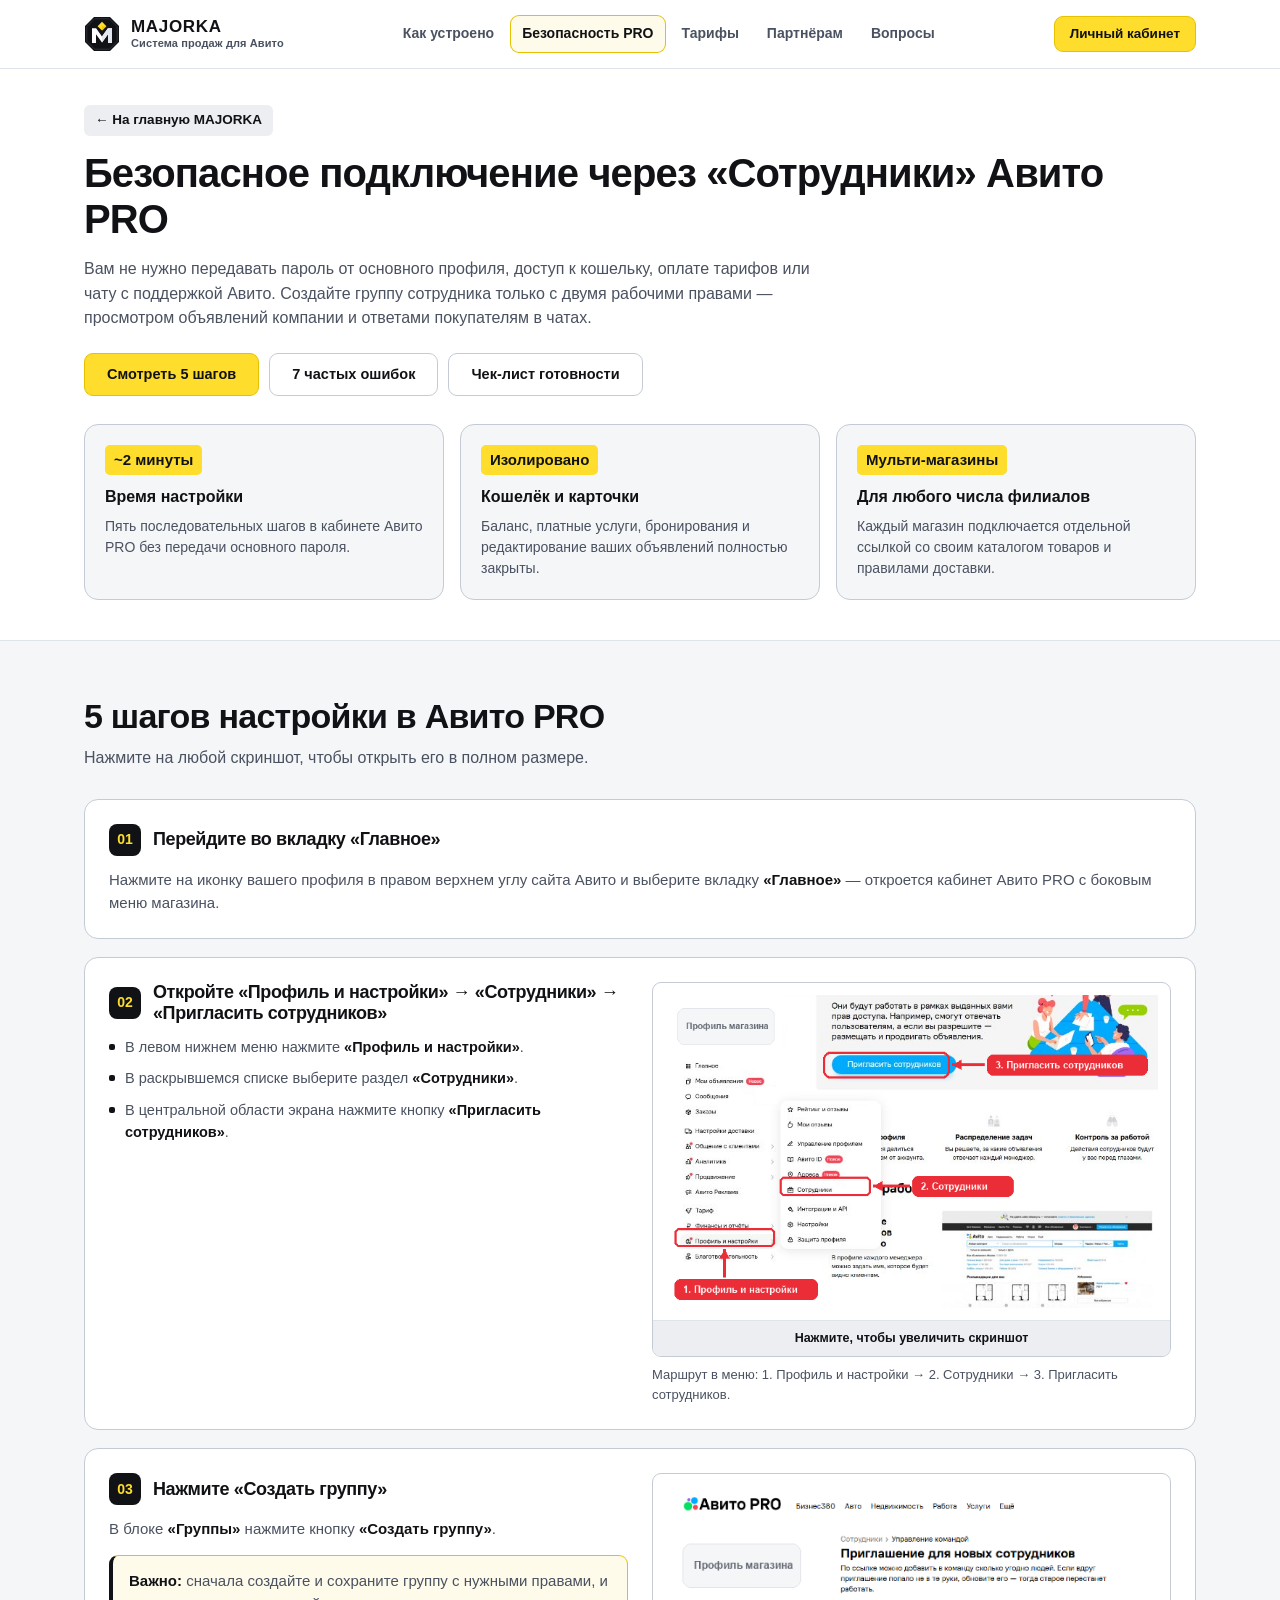
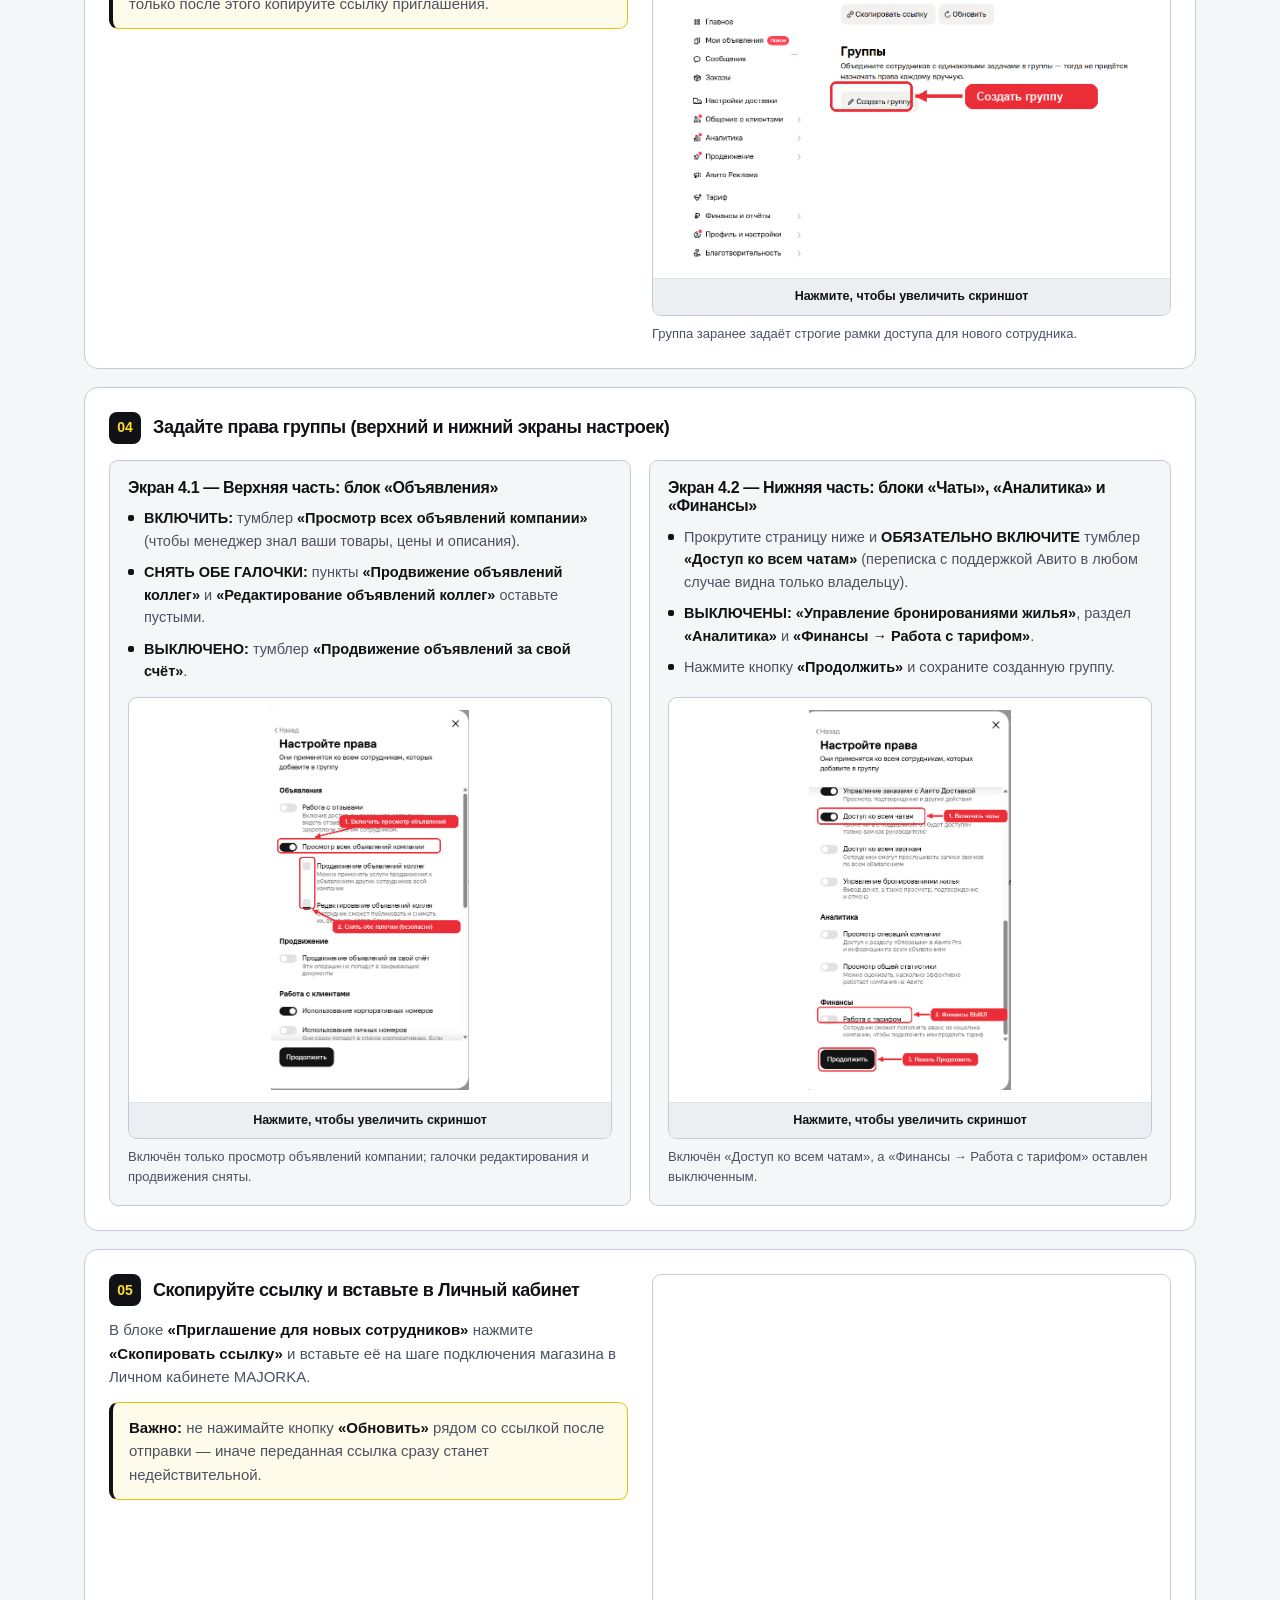
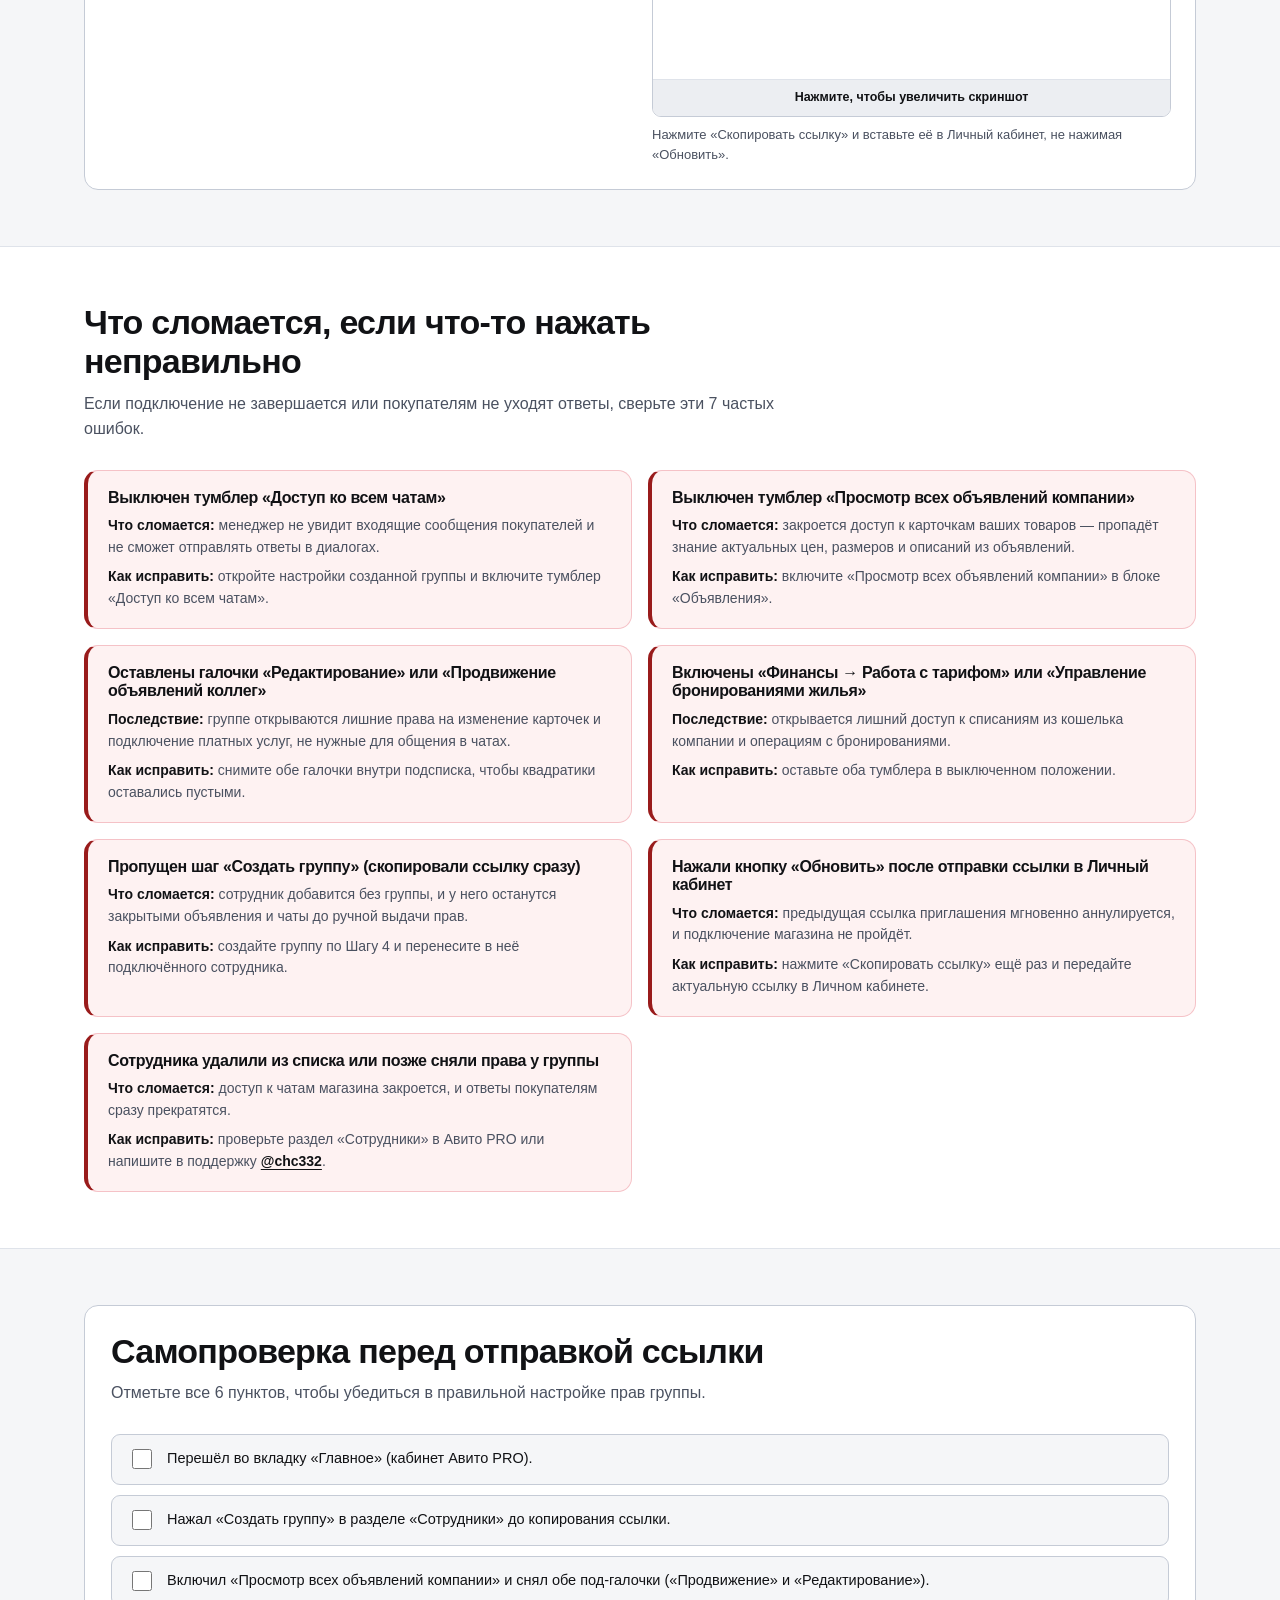
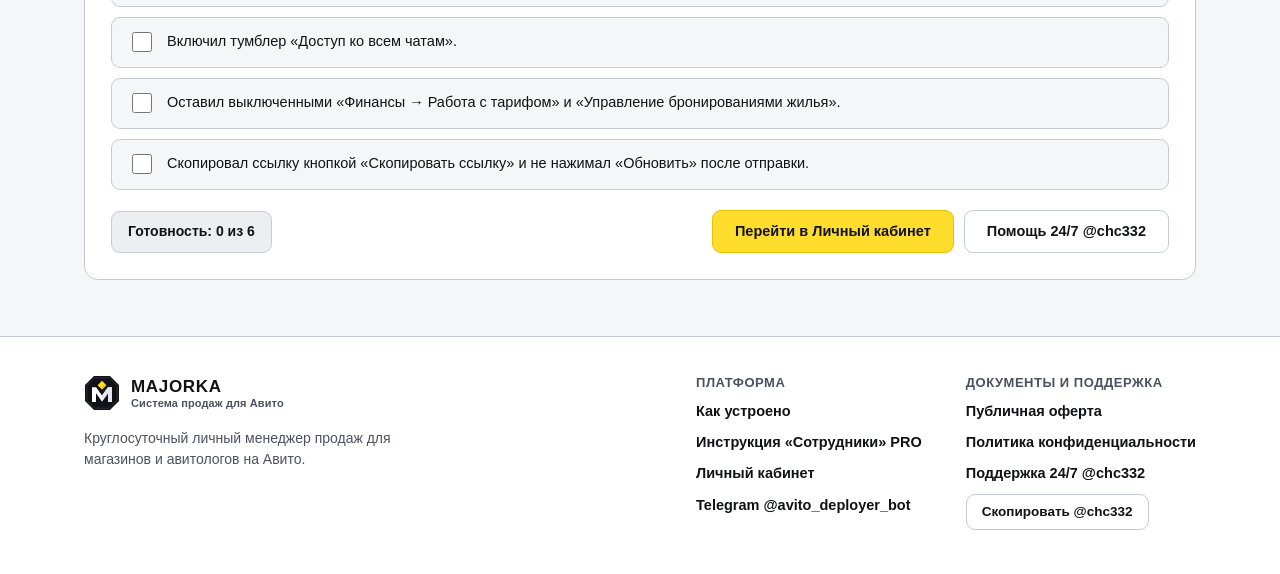
<file: employee-guide.html>
<!DOCTYPE html>
<html lang="ru">
<head>
  <meta charset="UTF-8">
  <meta name="viewport" content="width=device-width, initial-scale=1.0">
  <title>Инструкция «Сотрудники» Авито PRO — Безопасное подключение | MAJORKA</title>
  <meta name="description" content="Пошаговая инструкция со скриншотами по безопасному подключению магазина через раздел «Сотрудники» Авито PRO: 5 шагов, разбор 7 частых ошибок и чек-лист.">
  <meta name="robots" content="index, follow">
  <link rel="canonical" href="https://majorka.online/employee-guide.html">
  <meta property="og:type" content="article">
  <meta property="og:locale" content="ru_RU">
  <meta property="og:site_name" content="MAJORKA">
  <meta property="og:url" content="https://majorka.online/employee-guide.html">
  <meta property="og:title" content="Инструкция «Сотрудники» Авито PRO — Безопасное подключение | MAJORKA">
  <meta property="og:description" content="Пошаговая фото-инструкция по безопасному подключению магазина на Авито без передачи пароля и без доступа к кошельку.">
  <meta http-equiv="Content-Security-Policy" content="default-src 'self'; script-src 'self'; style-src 'self' https://fonts.googleapis.com; font-src 'self' https://fonts.gstatic.com; img-src 'self' data:; base-uri 'self'; form-action 'self'; object-src 'none'">
  <link rel="icon" href="./favicon.svg" type="image/svg+xml">
  <link rel="preconnect" href="https://fonts.googleapis.com">
  <link rel="preconnect" href="https://fonts.gstatic.com" crossorigin="anonymous">
  <link rel="stylesheet" href="https://fonts.googleapis.com/css2?family=Manrope:wght@400;500;600;700&family=Outfit:wght@600;700;800&display=swap" crossorigin="anonymous">
  <link rel="stylesheet" href="./guide_styles.css">
  <script src="./guide_app.js" defer></script>
</head>
<body>
  <a class="skip-link" href="#main">Перейти к инструкции</a>

  <header class="site-header" id="top">
    <div class="container header-inner">
      <a class="brand" href="./info.html" aria-label="MAJORKA — вернуться на главную">
        <svg class="brand-emblem" viewBox="0 0 36 36" width="36" height="36" fill="none" aria-hidden="true" focusable="false">
          <path d="M10 1H26L35 10V26L26 35H10L1 26V10L10 1Z" fill="#111215"/>
          <path d="M10.7 2.8H25.3L33.2 10.7V25.3L25.3 33.2H10.7L2.8 25.3V10.7L10.7 2.8Z" stroke="#2D313B" stroke-width="1"/>
          <path d="M8 27V12.2H12.1L18 20.4L23.9 12.2H28V27H24V18.3L18 26.5L12 18.3V27H8Z" fill="#FFFFFF"/>
          <path d="M18 20.4L23.9 12.2H28V27H24V18.3L18 26.5V20.4Z" fill="#E3E6EE"/>
          <polygon points="18,5.8 22.4,10.2 18,14.6 13.6,10.2" fill="#FFDD2D"/>
          <polygon points="18,10.2 22.4,10.2 18,14.6" fill="#F2C900"/>
        </svg>
        <span class="brand-wordmark">
          <span class="brand-name">MAJORKA</span>
          <span class="brand-sub">Система продаж для Авито</span>
        </span>
      </a>

      <nav class="site-nav" aria-label="Основная навигация">
        <a class="nav-link" href="./info.html#how-it-works">Как устроено</a>
        <a class="nav-link is-active" href="./employee-guide.html" aria-current="page">Безопасность PRO</a>
        <a class="nav-link" href="./info.html#pricing">Тарифы</a>
        <a class="nav-link" href="./info.html#partners">Партнёрам</a>
        <a class="nav-link" href="./info.html#faq">Вопросы</a>
      </nav>

      <div class="header-actions">
        <a class="btn btn-primary btn-sm" href="./index.html">Личный кабинет</a>
      </div>
    </div>
  </header>

  <main id="main" tabindex="-1">
    <section class="guide-hero" aria-labelledby="guide-hero-heading">
      <div class="container">
        <div class="guide-hero-content">
          <a class="breadcrumb-link" href="./info.html">← На главную MAJORKA</a>
          <h1 id="guide-hero-heading">Безопасное подключение через «Сотрудники» Авито PRO</h1>
          <p class="guide-hero-lead">Вам не нужно передавать пароль от основного профиля, доступ к кошельку, оплате тарифов или чату с поддержкой Авито. Создайте группу сотрудника только с двумя рабочими правами — просмотром объявлений компании и ответами покупателям в чатах.</p>
          <div class="guide-actions">
            <a class="btn btn-primary" href="#steps">Смотреть 5 шагов</a>
            <a class="btn btn-secondary" href="#broken-settings">7 частых ошибок</a>
            <a class="btn btn-ghost" href="#guide-checklist">Чек-лист готовности</a>
          </div>
        </div>

        <div class="guide-summary-strip" aria-label="Ключевые параметры подключения">
          <article class="stat-card">
            <div class="stat-value">~2 минуты</div>
            <div class="stat-title">Время настройки</div>
            <p class="stat-desc">Пять последовательных шагов в кабинете Авито PRO без передачи основного пароля.</p>
          </article>

          <article class="stat-card">
            <div class="stat-value">Изолировано</div>
            <div class="stat-title">Кошелёк и карточки</div>
            <p class="stat-desc">Баланс, платные услуги, бронирования и редактирование ваших объявлений полностью закрыты.</p>
          </article>

          <article class="stat-card">
            <div class="stat-value">Мульти-магазины</div>
            <div class="stat-title">Для любого числа филиалов</div>
            <p class="stat-desc">Каждый магазин подключается отдельной ссылкой со своим каталогом товаров и правилами доставки.</p>
          </article>
        </div>
      </div>
    </section>

    <section id="steps" class="section" aria-labelledby="steps-heading">
      <div class="container">
        <div class="section-head">
          <h2 id="steps-heading">5 шагов настройки в Авито PRO</h2>
          <p>Нажмите на любой скриншот, чтобы открыть его в полном размере.</p>
        </div>

        <ol class="guide-steps">
          <li class="guide-step guide-step-full" id="step-1">
            <div class="guide-step-body">
              <div class="guide-step-head">
                <span class="guide-step-num" aria-hidden="true">01</span>
                <h3><span class="visually-hidden">Шаг 1. </span>Перейдите во вкладку «Главное»</h3>
              </div>
              <p>Нажмите на иконку вашего профиля в правом верхнем углу сайта Авито и выберите вкладку <strong>«Главное»</strong> — откроется кабинет Авито PRO с боковым меню магазина.</p>
            </div>
          </li>

          <li class="guide-step" id="step-2">
            <div class="guide-step-body">
              <div class="guide-step-head">
                <span class="guide-step-num" aria-hidden="true">02</span>
                <h3><span class="visually-hidden">Шаг 2. </span>Откройте «Профиль и настройки» → «Сотрудники» → «Пригласить сотрудников»</h3>
              </div>
              <ul class="feature-list">
                <li>В левом нижнем меню нажмите <strong>«Профиль и настройки»</strong>.</li>
                <li>В раскрывшемся списке выберите раздел <strong>«Сотрудники»</strong>.</li>
                <li>В центральной области экрана нажмите кнопку <strong>«Пригласить сотрудников»</strong>.</li>
              </ul>
            </div>
            <div class="guide-step-media">
              <figure class="guide-figure">
                <button type="button" class="guide-zoom-btn" aria-label="Увеличить скриншот: Шаг 2 — Профиль и настройки, Сотрудники и Пригласить сотрудников">
                  <img class="guide-img" src="assets/guide/step2_employees_menu.png" alt="Шаг 2: Профиль и настройки, раздел Сотрудники и кнопка Пригласить сотрудников в Авито PRO" width="680" height="431" loading="eager" decoding="async" data-full-src="assets/guide/step2_employees_menu.png" data-caption="Шаг 2: Профиль и настройки → Сотрудники → Пригласить сотрудников">
                  <span class="guide-zoom-hint">Нажмите, чтобы увеличить скриншот</span>
                </button>
                <figcaption>Маршрут в меню: 1. Профиль и настройки → 2. Сотрудники → 3. Пригласить сотрудников.</figcaption>
              </figure>
            </div>
          </li>

          <li class="guide-step" id="step-3">
            <div class="guide-step-body">
              <div class="guide-step-head">
                <span class="guide-step-num" aria-hidden="true">03</span>
                <h3><span class="visually-hidden">Шаг 3. </span>Нажмите «Создать группу»</h3>
              </div>
              <p>В блоке <strong>«Группы»</strong> нажмите кнопку <strong>«Создать группу»</strong>.</p>
              <div class="guide-note">
                <p><strong>Важно:</strong> сначала создайте и сохраните группу с нужными правами, и только после этого копируйте ссылку приглашения.</p>
              </div>
            </div>
            <div class="guide-step-media">
              <figure class="guide-figure">
                <button type="button" class="guide-zoom-btn" aria-label="Увеличить скриншот: Шаг 3 — Кнопка Создать группу">
                  <img class="guide-img" src="assets/guide/step3_create_group.png" alt="Шаг 3: Кнопка Создать группу в блоке Группы в Авито PRO" width="565" height="436" loading="lazy" decoding="async" data-full-src="assets/guide/step3_create_group.png" data-caption="Шаг 3: В блоке «Группы» нажмите «Создать группу»">
                  <span class="guide-zoom-hint">Нажмите, чтобы увеличить скриншот</span>
                </button>
                <figcaption>Группа заранее задаёт строгие рамки доступа для нового сотрудника.</figcaption>
              </figure>
            </div>
          </li>

          <li class="guide-step guide-step-full" id="step-4">
            <div class="guide-step-body">
              <div class="guide-step-head">
                <span class="guide-step-num" aria-hidden="true">04</span>
                <h3><span class="visually-hidden">Шаг 4. </span>Задайте права группы (верхний и нижний экраны настроек)</h3>
              </div>

              <div class="guide-substeps">
                <article class="guide-substep">
                  <div class="guide-substep-text">
                    <h4>Экран 4.1 — Верхняя часть: блок «Объявления»</h4>
                    <ul class="feature-list">
                      <li><strong>ВКЛЮЧИТЬ:</strong> тумблер <strong>«Просмотр всех объявлений компании»</strong> (чтобы менеджер знал ваши товары, цены и описания).</li>
                      <li><strong>СНЯТЬ ОБЕ ГАЛОЧКИ:</strong> пункты <strong>«Продвижение объявлений коллег»</strong> и <strong>«Редактирование объявлений коллег»</strong> оставьте пустыми.</li>
                      <li><strong>ВЫКЛЮЧЕНО:</strong> тумблер <strong>«Продвижение объявлений за свой счёт»</strong>.</li>
                    </ul>
                  </div>
                  <div class="guide-step-media">
                    <figure class="guide-figure">
                      <button type="button" class="guide-zoom-btn" aria-label="Увеличить скриншот: Шаг 4.1 — Настройка прав в блоке Объявления">
                        <img class="guide-img" src="assets/guide/step4a_perms_top.png" alt="Шаг 4.1: Настройка прав в блоке Объявления — включён только просмотр, галочки сняты" width="450" height="867" loading="lazy" decoding="async" data-full-src="assets/guide/step4a_perms_top.png" data-caption="Шаг 4.1: Включите «Просмотр всех объявлений компании» и снимите обе галочки ниже">
                        <span class="guide-zoom-hint">Нажмите, чтобы увеличить скриншот</span>
                      </button>
                      <figcaption>Включён только просмотр объявлений компании; галочки редактирования и продвижения сняты.</figcaption>
                    </figure>
                  </div>
                </article>

                <article class="guide-substep">
                  <div class="guide-substep-text">
                    <h4>Экран 4.2 — Нижняя часть: блоки «Чаты», «Аналитика» и «Финансы»</h4>
                    <ul class="feature-list">
                      <li>Прокрутите страницу ниже и <strong>ОБЯЗАТЕЛЬНО ВКЛЮЧИТЕ</strong> тумблер <strong>«Доступ ко всем чатам»</strong> (переписка с поддержкой Авито в любом случае видна только владельцу).</li>
                      <li><strong>ВЫКЛЮЧЕНЫ:</strong> <strong>«Управление бронированиями жилья»</strong>, раздел <strong>«Аналитика»</strong> и <strong>«Финансы → Работа с тарифом»</strong>.</li>
                      <li>Нажмите кнопку <strong>«Продолжить»</strong> и сохраните созданную группу.</li>
                    </ul>
                  </div>
                  <div class="guide-step-media">
                    <figure class="guide-figure">
                      <button type="button" class="guide-zoom-btn" aria-label="Увеличить скриншот: Шаг 4.2 — Настройка прав в блоке Чаты и Финансы">
                        <img class="guide-img" src="assets/guide/step4b_perms_bot.png" alt="Шаг 4.2: Настройка прав в блоке Чаты и Финансы — Доступ ко всем чатам включён, Финансы выключены" width="461" height="865" loading="lazy" decoding="async" data-full-src="assets/guide/step4b_perms_bot.png" data-caption="Шаг 4.2: Включите «Доступ ко всем чатам», а «Финансы → Работа с тарифом» оставьте выключенным">
                        <span class="guide-zoom-hint">Нажмите, чтобы увеличить скриншот</span>
                      </button>
                      <figcaption>Включён «Доступ ко всем чатам», а «Финансы → Работа с тарифом» оставлен выключенным.</figcaption>
                    </figure>
                  </div>
                </article>
              </div>
            </div>
          </li>

          <li class="guide-step" id="step-5">
            <div class="guide-step-body">
              <div class="guide-step-head">
                <span class="guide-step-num" aria-hidden="true">05</span>
                <h3><span class="visually-hidden">Шаг 5. </span>Скопируйте ссылку и вставьте в Личный кабинет</h3>
              </div>
              <p>В блоке <strong>«Приглашение для новых сотрудников»</strong> нажмите <strong>«Скопировать ссылку»</strong> и вставьте её на шаге подключения магазина в Личном кабинете MAJORKA.</p>
              <div class="guide-note">
                <p><strong>Важно:</strong> не нажимайте кнопку <strong>«Обновить»</strong> рядом со ссылкой после отправки — иначе переданная ссылка сразу станет недействительной.</p>
              </div>
            </div>
            <div class="guide-step-media">
              <figure class="guide-figure">
                <button type="button" class="guide-zoom-btn" aria-label="Увеличить скриншот: Шаг 5 — Кнопка Скопировать ссылку">
                  <img class="guide-img" src="assets/guide/step5_copy_link.png" alt="Шаг 5: Кнопка Скопировать ссылку для приглашения сотрудника и вставка в Личный кабинет MAJORKA" width="764" height="690" loading="lazy" decoding="async" data-full-src="assets/guide/step5_copy_link.png" data-caption="Шаг 5: Нажмите «Скопировать ссылку» и вставьте её в Личный кабинет MAJORKA">
                  <span class="guide-zoom-hint">Нажмите, чтобы увеличить скриншот</span>
                </button>
                <figcaption>Нажмите «Скопировать ссылку» и вставьте её в Личный кабинет, не нажимая «Обновить».</figcaption>
              </figure>
            </div>
          </li>
        </ol>
      </div>
    </section>

    <section id="broken-settings" class="section section-surface" aria-labelledby="broken-settings-heading">
      <div class="container">
        <div class="section-head">
          <h2 id="broken-settings-heading">Что сломается, если что-то нажать неправильно</h2>
          <p>Если подключение не завершается или покупателям не уходят ответы, сверьте эти 7 частых ошибок.</p>
        </div>

        <div class="mistakes-grid">
          <article class="mistake-card">
            <h3>Выключен тумблер «Доступ ко всем чатам»</h3>
            <p class="mistake-impact"><strong>Что сломается:</strong> менеджер не увидит входящие сообщения покупателей и не сможет отправлять ответы в диалогах.</p>
            <p class="mistake-fix"><strong>Как исправить:</strong> откройте настройки созданной группы и включите тумблер «Доступ ко всем чатам».</p>
          </article>

          <article class="mistake-card">
            <h3>Выключен тумблер «Просмотр всех объявлений компании»</h3>
            <p class="mistake-impact"><strong>Что сломается:</strong> закроется доступ к карточкам ваших товаров — пропадёт знание актуальных цен, размеров и описаний из объявлений.</p>
            <p class="mistake-fix"><strong>Как исправить:</strong> включите «Просмотр всех объявлений компании» в блоке «Объявления».</p>
          </article>

          <article class="mistake-card">
            <h3>Оставлены галочки «Редактирование» или «Продвижение объявлений коллег»</h3>
            <p class="mistake-impact"><strong>Последствие:</strong> группе открываются лишние права на изменение карточек и подключение платных услуг, не нужные для общения в чатах.</p>
            <p class="mistake-fix"><strong>Как исправить:</strong> снимите обе галочки внутри подсписка, чтобы квадратики оставались пустыми.</p>
          </article>

          <article class="mistake-card">
            <h3>Включены «Финансы → Работа с тарифом» или «Управление бронированиями жилья»</h3>
            <p class="mistake-impact"><strong>Последствие:</strong> открывается лишний доступ к списаниям из кошелька компании и операциям с бронированиями.</p>
            <p class="mistake-fix"><strong>Как исправить:</strong> оставьте оба тумблера в выключенном положении.</p>
          </article>

          <article class="mistake-card">
            <h3>Пропущен шаг «Создать группу» (скопировали ссылку сразу)</h3>
            <p class="mistake-impact"><strong>Что сломается:</strong> сотрудник добавится без группы, и у него останутся закрытыми объявления и чаты до ручной выдачи прав.</p>
            <p class="mistake-fix"><strong>Как исправить:</strong> создайте группу по Шагу 4 и перенесите в неё подключённого сотрудника.</p>
          </article>

          <article class="mistake-card">
            <h3>Нажали кнопку «Обновить» после отправки ссылки в Личный кабинет</h3>
            <p class="mistake-impact"><strong>Что сломается:</strong> предыдущая ссылка приглашения мгновенно аннулируется, и подключение магазина не пройдёт.</p>
            <p class="mistake-fix"><strong>Как исправить:</strong> нажмите «Скопировать ссылку» ещё раз и передайте актуальную ссылку в Личном кабинете.</p>
          </article>

          <article class="mistake-card">
            <h3>Сотрудника удалили из списка или позже сняли права у группы</h3>
            <p class="mistake-impact"><strong>Что сломается:</strong> доступ к чатам магазина закроется, и ответы покупателям сразу прекратятся.</p>
            <p class="mistake-fix"><strong>Как исправить:</strong> проверьте раздел «Сотрудники» в Авито PRO или напишите в поддержку <a href="https://t.me/chc332" target="_blank" rel="noopener noreferrer">@chc332</a>.</p>
          </article>
        </div>
      </div>
    </section>

    <section class="section" aria-labelledby="checklist-heading">
      <div class="container">
        <div id="guide-checklist" class="checklist-card">
          <div class="section-head">
            <h2 id="checklist-heading">Самопроверка перед отправкой ссылки</h2>
            <p>Отметьте все 6 пунктов, чтобы убедиться в правильной настройке прав группы.</p>
          </div>

          <div class="checklist-items">
            <label class="check-row">
              <input type="checkbox" class="check-input">
              <span>Перешёл во вкладку «Главное» (кабинет Авито PRO).</span>
            </label>
            <label class="check-row">
              <input type="checkbox" class="check-input">
              <span>Нажал «Создать группу» в разделе «Сотрудники» до копирования ссылки.</span>
            </label>
            <label class="check-row">
              <input type="checkbox" class="check-input">
              <span>Включил «Просмотр всех объявлений компании» и снял обе под-галочки («Продвижение» и «Редактирование»).</span>
            </label>
            <label class="check-row">
              <input type="checkbox" class="check-input">
              <span>Включил тумблер «Доступ ко всем чатам».</span>
            </label>
            <label class="check-row">
              <input type="checkbox" class="check-input">
              <span>Оставил выключенными «Финансы → Работа с тарифом» и «Управление бронированиями жилья».</span>
            </label>
            <label class="check-row">
              <input type="checkbox" class="check-input">
              <span>Скопировал ссылку кнопкой «Скопировать ссылку» и не нажимал «Обновить» после отправки.</span>
            </label>
          </div>

          <div class="checklist-footer">
            <p id="checklist-status" class="checklist-status" aria-live="polite">Готовность: 0 из 6</p>

            <div class="cta-row">
              <a class="btn btn-primary" href="./dashboard.html">Перейти в Личный кабинет</a>
              <a class="btn btn-secondary" href="https://t.me/chc332" target="_blank" rel="noopener noreferrer">Помощь 24/7 @chc332</a>
            </div>
          </div>
        </div>
      </div>
    </section>
  </main>

  <dialog id="image-lightbox" class="lightbox-dialog" aria-labelledby="lightbox-title">
    <div class="lightbox-content">
      <div class="lightbox-head">
        <h2 id="lightbox-title">Просмотр скриншота</h2>
        <button type="button" id="lightbox-close" class="btn btn-ghost btn-sm lightbox-close" aria-label="Закрыть просмотр">Закрыть</button>
      </div>
      <figure class="lightbox-figure">
        <img id="lightbox-img" class="lightbox-img" alt="">
      </figure>
      <p id="lightbox-caption" class="lightbox-caption"></p>
    </div>
  </dialog>

  <footer class="site-footer">
    <div class="container footer-inner">
      <div class="footer-brand-col">
        <a class="brand" href="./info.html" aria-label="MAJORKA — вернуться на главную">
          <svg class="brand-emblem" viewBox="0 0 36 36" width="36" height="36" fill="none" aria-hidden="true" focusable="false">
            <path d="M10 1H26L35 10V26L26 35H10L1 26V10L10 1Z" fill="#111215"/>
            <path d="M10.7 2.8H25.3L33.2 10.7V25.3L25.3 33.2H10.7L2.8 25.3V10.7L10.7 2.8Z" stroke="#2D313B" stroke-width="1"/>
            <path d="M8 27V12.2H12.1L18 20.4L23.9 12.2H28V27H24V18.3L18 26.5L12 18.3V27H8Z" fill="#FFFFFF"/>
            <path d="M18 20.4L23.9 12.2H28V27H24V18.3L18 26.5V20.4Z" fill="#E3E6EE"/>
            <polygon points="18,5.8 22.4,10.2 18,14.6 13.6,10.2" fill="#FFDD2D"/>
            <polygon points="18,10.2 22.4,10.2 18,14.6" fill="#F2C900"/>
          </svg>
          <span class="brand-wordmark">
            <span class="brand-name">MAJORKA</span>
            <span class="brand-sub">Система продаж для Авито</span>
          </span>
        </a>
        <p class="footer-tagline">Круглосуточный личный менеджер продаж для магазинов и авитологов на Авито.</p>
      </div>

      <div class="footer-links">
        <div class="footer-col">
          <h2>Платформа</h2>
          <a href="#steps">Как устроено</a>
          <a href="employee-guide.html" aria-current="page">Инструкция «Сотрудники» PRO</a>
          <a href="./dashboard.html">Личный кабинет</a>
          <a href="https://t.me/avito_deployer_bot" target="_blank" rel="noopener noreferrer">Telegram @avito_deployer_bot</a>
        </div>

        <div class="footer-col">
          <h2>Документы и поддержка</h2>
          <a href="./oferta.html" target="_blank" rel="noopener noreferrer">Публичная оферта</a>
          <a href="./privacy.html" target="_blank" rel="noopener noreferrer">Политика конфиденциальности</a>
          <a href="https://t.me/chc332" target="_blank" rel="noopener noreferrer">Поддержка 24/7 @chc332</a>
          <button type="button" class="btn btn-ghost btn-sm copy-btn" data-copy-text="@chc332">Скопировать @chc332</button>
        </div>
      </div>
    </div>
  </footer>
</body>
</html>
</file>
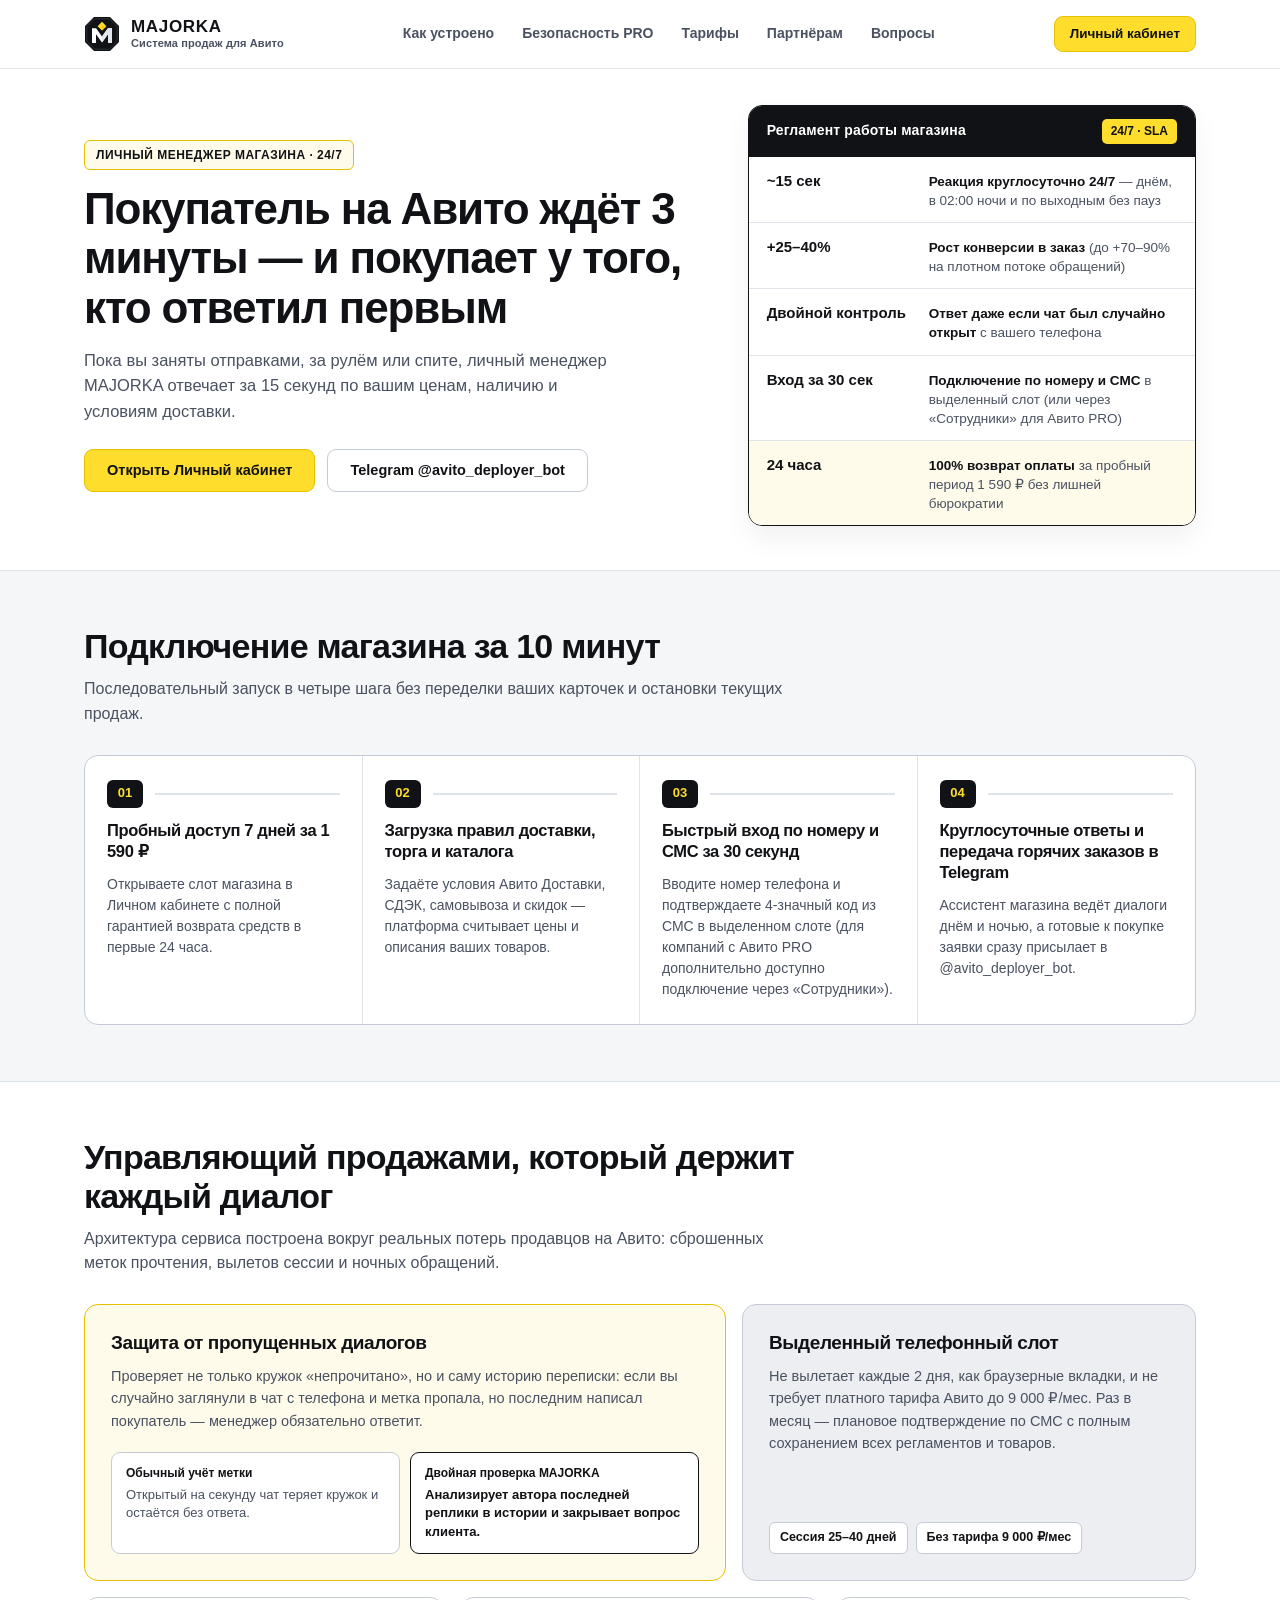
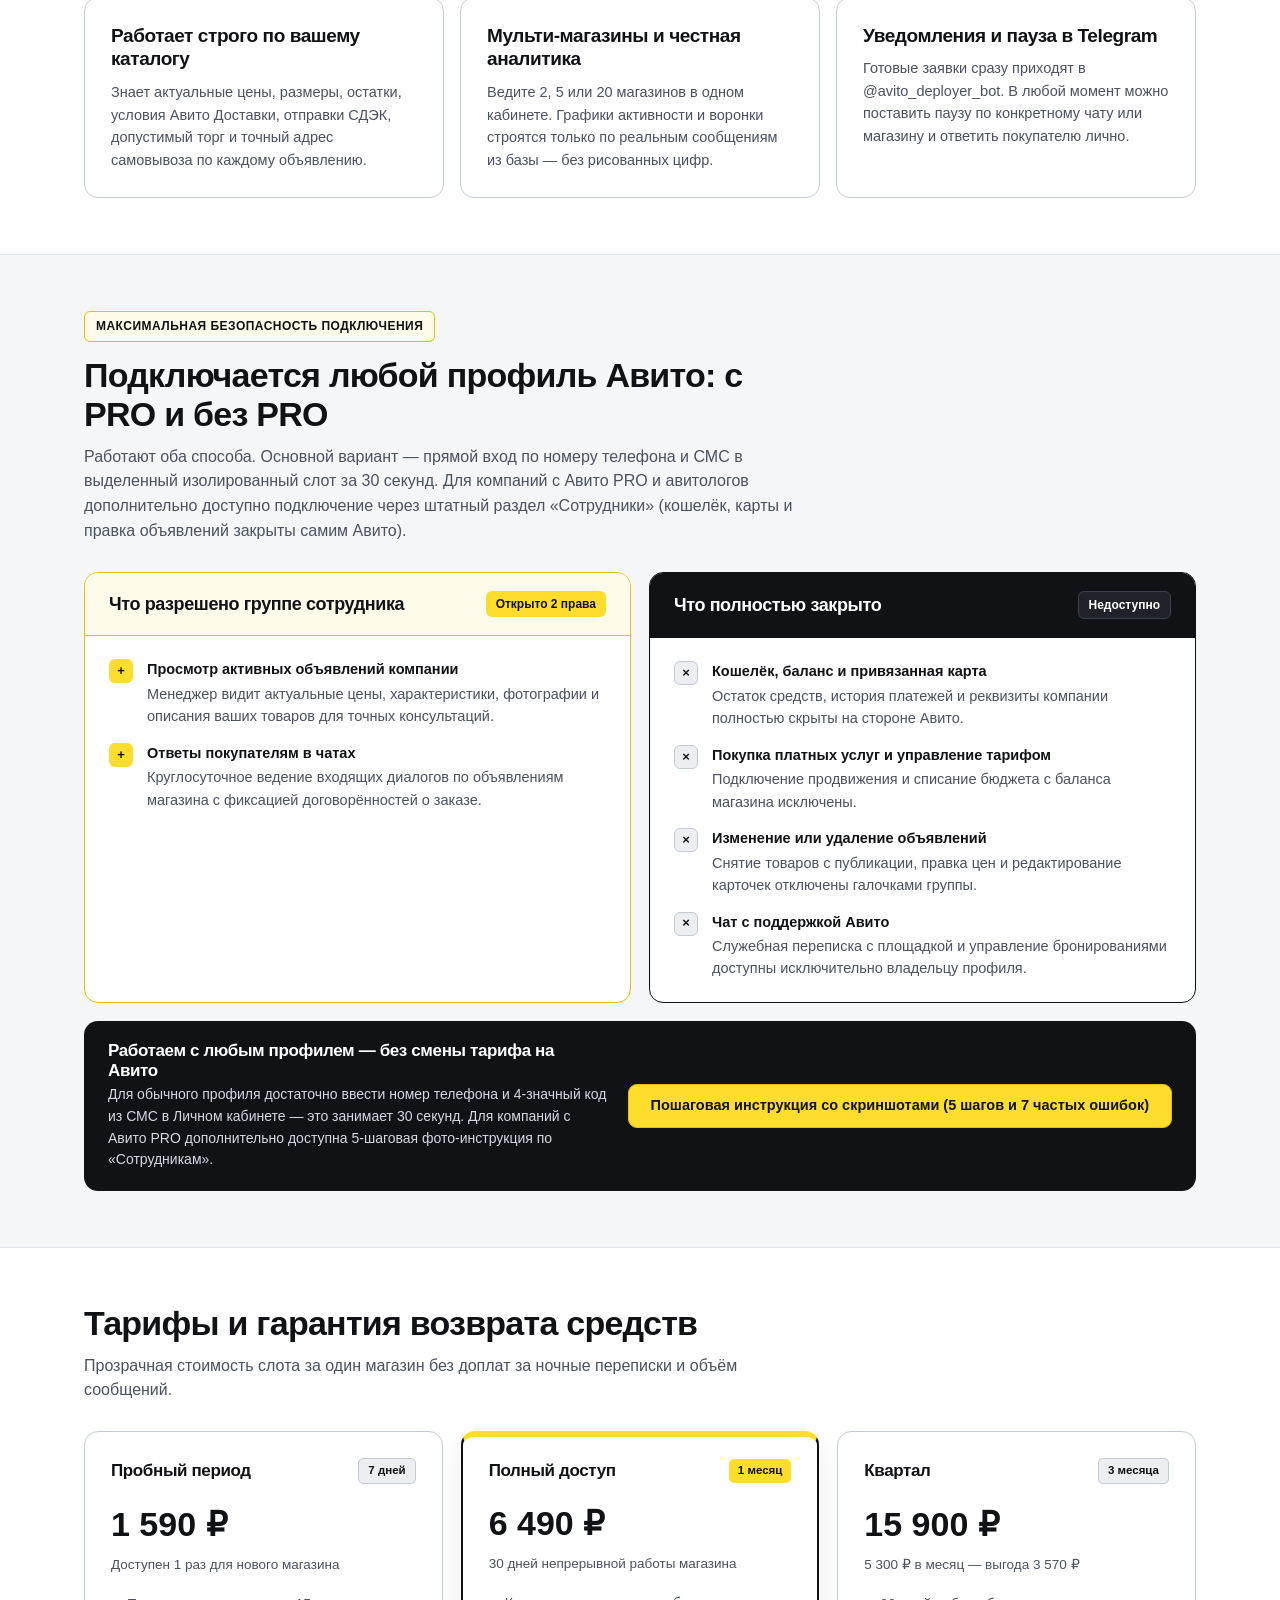
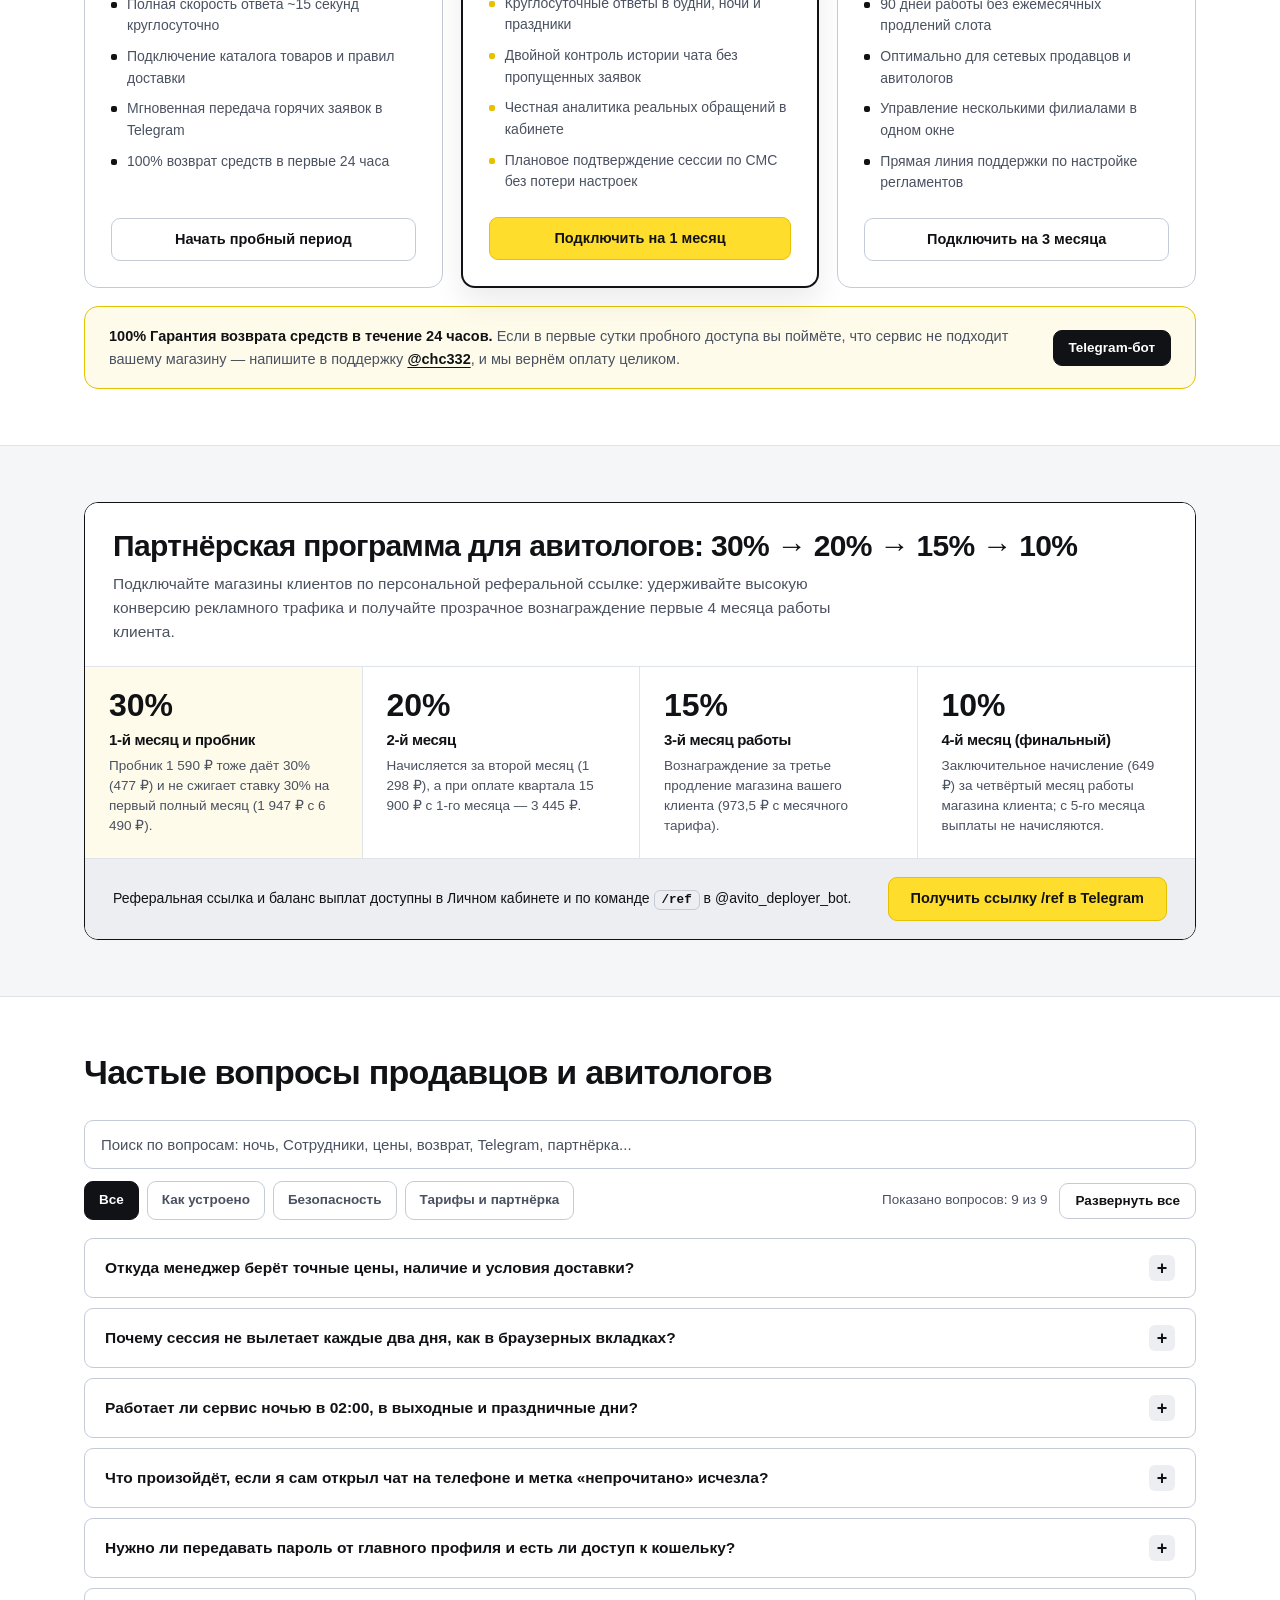
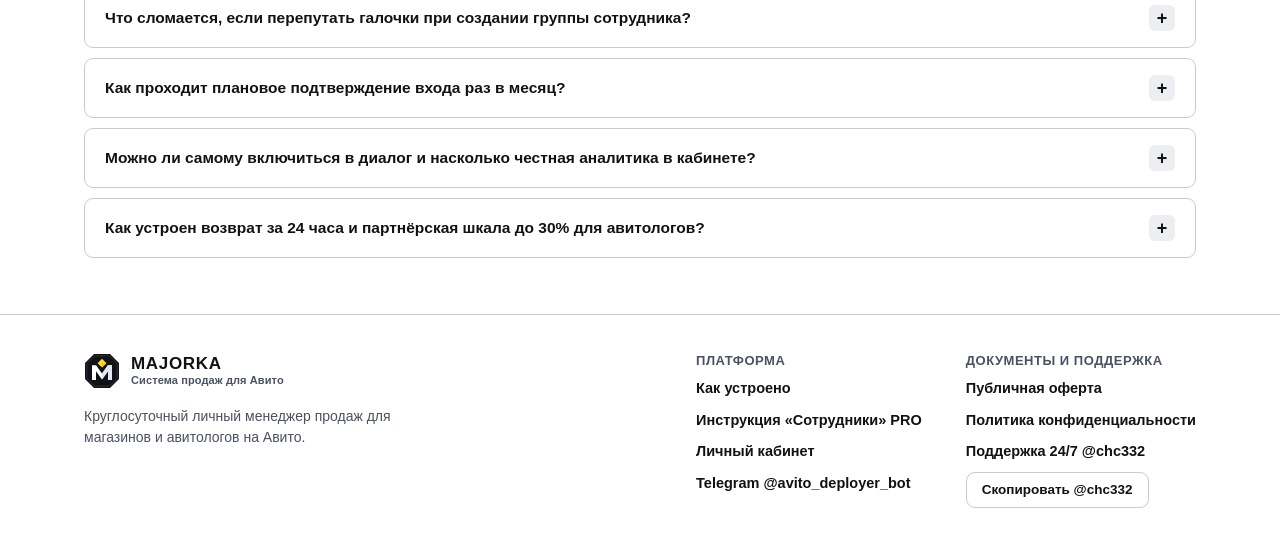
<file: info.html>
<!DOCTYPE html>
<html lang="ru">
<head>
  <meta charset="UTF-8">
  <meta name="viewport" content="width=device-width, initial-scale=1.0">
  <title>MAJORKA — Личный менеджер продаж 24/7 для магазинов на Авито</title>
  <meta name="description" content="Покупатель на Авито ждёт 3 минуты — и покупает у того, кто ответил первым. Личный менеджер MAJORKA отвечает за 15 секунд по вашим ценам, наличию и условиям доставки.">
  <meta name="robots" content="index, follow">
  <link rel="canonical" href="https://majorka.online/info.html">
  <meta property="og:type" content="website">
  <meta property="og:locale" content="ru_RU">
  <meta property="og:site_name" content="MAJORKA">
  <meta property="og:url" content="https://majorka.online/info.html">
  <meta property="og:title" content="MAJORKA — Личный менеджер продаж 24/7 для магазинов на Авито">
  <meta property="og:description" content="Ответ покупателям на Авито за 15 секунд 24/7 по вашим ценам, наличию и условиям доставки. Пробный доступ 7 дней за 1 590 ₽ с гарантией возврата 24 часа.">
  <script type="application/ld+json">
  {
    "@context": "https://schema.org",
    "@type": "FAQPage",
    "mainEntity": [
      {
        "@type": "Question",
        "name": "Откуда менеджер берёт точные цены, наличие и условия доставки?",
        "acceptedAnswer": {
          "@type": "Answer",
          "text": "Из ваших опубликованных объявлений на Авито и регламента магазина в Личном кабинете: сроки отгрузки, Авито Доставка, СДЭК, самовывоз и допустимые условия скидки. Ответы строятся строго по вашим реальным данным без домыслов."
        }
      },
      {
        "@type": "Question",
        "name": "Почему сессия не вылетает каждые два дня, как в браузерных вкладках?",
        "acceptedAnswer": {
          "@type": "Answer",
          "text": "Для каждого магазина выделяется изолированный телефонный слот с официальным приложением, а не временная браузерная сессия. Вход держится неделями, и вам не нужно оплачивать дорогой тариф Авито до 9 000 ₽ в месяц."
        }
      },
      {
        "@type": "Question",
        "name": "Работает ли сервис ночью в 02:00, в выходные и праздничные дни?",
        "acceptedAnswer": {
          "@type": "Answer",
          "text": "Да, личный менеджер отвечает покупателям круглосуточно 365 дней в году без ночных пауз и доплат. Средняя реакция около 15 секунд помогает удерживать высокий показатель скорости ответа в профиле магазина."
        }
      },
      {
        "@type": "Question",
        "name": "Что произойдёт, если я сам открыл чат на телефоне и метка «непрочитано» исчезла?",
        "acceptedAnswer": {
          "@type": "Answer",
          "text": "Система продаж опирается не только на кружок непрочитанного диалога, но и сверяет историю сообщений внутри чата. Если последняя реплика принадлежит покупателю и он ждёт ответа — менеджер обязательно ответит."
        }
      },
      {
        "@type": "Question",
        "name": "Нужно ли передавать пароль от главного профиля и есть ли доступ к кошельку?",
        "acceptedAnswer": {
          "@type": "Answer",
          "text": "Пароль от главного аккаунта и доступ к деньгам передавать не требуется. Через раздел «Сотрудники» Авито PRO вы создаёте отдельную группу, где включены только просмотр объявлений и чаты, а финансы и редактирование закрыты."
        }
      },
      {
        "@type": "Question",
        "name": "Как проходит плановое подтверждение входа раз в месяц?",
        "acceptedAnswer": {
          "@type": "Answer",
          "text": "Раз в 25–40 дней приложение Авито запрашивает проверочный СМС-код в целях безопасности. Платформа сразу пришлёт уведомление в Telegram и покажет кнопку подтверждения в Личном кабинете: вы вводите 4 цифры из СМС, а все регламенты и товары остаются на месте."
        }
      },
      {
        "@type": "Question",
        "name": "Как устроен возврат за 24 часа и партнёрская шкала до 30% для авитологов?",
        "acceptedAnswer": {
          "@type": "Answer",
          "text": "В течение 24 часов после оплаты пробного периода можно вернуть 100% суммы через поддержку @chc332. Для авитологов действует реферальная программа на первые 4 месяца клиента: 30% за 1-й месяц (пробник 1 590 ₽ тоже даёт 30%), 20% за 2-й, 15% за 3-й и 10% за 4-й месяц."
        }
      }
    ]
  }
  </script>
  <meta http-equiv="Content-Security-Policy" content="default-src 'self'; script-src 'self'; style-src 'self' https://fonts.googleapis.com; font-src 'self' https://fonts.gstatic.com; img-src 'self' data:; base-uri 'self'; form-action 'self'; object-src 'none'">
  <link rel="icon" href="./favicon.svg" type="image/svg+xml">
  <link rel="preconnect" href="https://fonts.googleapis.com">
  <link rel="preconnect" href="https://fonts.gstatic.com" crossorigin="anonymous">
  <link rel="stylesheet" href="https://fonts.googleapis.com/css2?family=Manrope:wght@400;500;600;700&family=Outfit:wght@600;700;800&display=swap" crossorigin="anonymous">
  <link rel="stylesheet" href="./guide_styles.css">
  <script src="./guide_app.js" defer></script>
</head>
<body>
  <a class="skip-link" href="#main">Перейти к основному содержимому</a>

  <header class="site-header" id="top">
    <div class="container header-inner">
      <a class="brand" href="#top" aria-label="MAJORKA — в начало страницы">
        <svg class="brand-emblem" viewBox="0 0 36 36" width="36" height="36" fill="none" aria-hidden="true" focusable="false">
          <path d="M10 1H26L35 10V26L26 35H10L1 26V10L10 1Z" fill="#111215"/>
          <path d="M10.7 2.8H25.3L33.2 10.7V25.3L25.3 33.2H10.7L2.8 25.3V10.7L10.7 2.8Z" stroke="#2D313B" stroke-width="1"/>
          <path d="M8 27V12.2H12.1L18 20.4L23.9 12.2H28V27H24V18.3L18 26.5L12 18.3V27H8Z" fill="#FFFFFF"/>
          <path d="M18 20.4L23.9 12.2H28V27H24V18.3L18 26.5V20.4Z" fill="#E3E6EE"/>
          <polygon points="18,5.8 22.4,10.2 18,14.6 13.6,10.2" fill="#FFDD2D"/>
          <polygon points="18,10.2 22.4,10.2 18,14.6" fill="#F2C900"/>
        </svg>
        <span class="brand-wordmark">
          <span class="brand-name">MAJORKA</span>
          <span class="brand-sub">Система продаж для Авито</span>
        </span>
      </a>

      <nav class="site-nav" aria-label="Основная навигация">
        <a class="nav-link" href="#how-it-works">Как устроено</a>
        <a class="nav-link" href="#security">Безопасность PRO</a>
        <a class="nav-link" href="#pricing">Тарифы</a>
        <a class="nav-link" href="#partners">Партнёрам</a>
        <a class="nav-link" href="#faq">Вопросы</a>
      </nav>

      <div class="header-actions">
        <a class="btn btn-primary btn-sm" href="./index.html">Личный кабинет</a>
      </div>
    </div>
  </header>

  <main id="main" tabindex="-1">
    <section class="hero" aria-labelledby="hero-heading">
      <div class="container hero-grid">
        <div class="hero-copy">
          <span class="eyebrow">Личный менеджер магазина · 24/7</span>
          <h1 id="hero-heading">Покупатель на Авито ждёт 3 минуты — и покупает у того, кто ответил первым</h1>
          <p class="hero-lead">Пока вы заняты отправками, за рулём или спите, личный менеджер MAJORKA отвечает за 15 секунд по вашим ценам, наличию и условиям доставки.</p>
          <div class="hero-actions">
            <a class="btn btn-primary" href="./index.html">Открыть Личный кабинет</a>
            <a class="btn btn-secondary" href="https://t.me/avito_deployer_bot" target="_blank" rel="noopener noreferrer">Telegram @avito_deployer_bot</a>
          </div>
        </div>

        <div class="sla-ledger" role="region" aria-label="Регламент и показатели работы магазина">
          <div class="sla-ledger-head">
            <span class="sla-ledger-title">Регламент работы магазина</span>
            <span class="sla-ledger-badge">24/7 · SLA</span>
          </div>
          <div class="sla-ledger-body">
            <div class="sla-row">
              <div class="sla-metric">~15 сек</div>
              <div class="sla-spec"><strong>Реакция круглосуточно 24/7</strong> — днём, в 02:00 ночи и по выходным без пауз</div>
            </div>
            <div class="sla-row">
              <div class="sla-metric">+25–40%</div>
              <div class="sla-spec"><strong>Рост конверсии в заказ</strong> (до +70–90% на плотном потоке обращений)</div>
            </div>
            <div class="sla-row">
              <div class="sla-metric">Двойной контроль</div>
              <div class="sla-spec"><strong>Ответ даже если чат был случайно открыт</strong> с вашего телефона</div>
            </div>
            <div class="sla-row">
              <div class="sla-metric">Вход за 30 сек</div>
              <div class="sla-spec"><strong>Подключение по номеру и СМС</strong> в выделенный слот (или через «Сотрудники» для Авито PRO)</div>
            </div>
            <div class="sla-row sla-row-highlight">
              <div class="sla-metric">24 часа</div>
              <div class="sla-spec"><strong>100% возврат оплаты</strong> за пробный период 1 590 ₽ без лишней бюрократии</div>
            </div>
          </div>
        </div>
      </div>
    </section>

    <section id="how-it-works" class="section" aria-labelledby="how-heading">
      <div class="container">
        <div class="section-head">
          <h2 id="how-heading">Подключение магазина за 10 минут</h2>
          <p>Последовательный запуск в четыре шага без переделки ваших карточек и остановки текущих продаж.</p>
        </div>

        <ol class="rail-grid">
          <li class="rail-step">
            <div class="rail-step-top">
              <span class="rail-num" aria-hidden="true">01</span>
              <span class="rail-line" aria-hidden="true"></span>
            </div>
            <h3>Пробный доступ 7 дней за 1 590 ₽</h3>
            <p>Открываете слот магазина в Личном кабинете с полной гарантией возврата средств в первые 24 часа.</p>
          </li>

          <li class="rail-step">
            <div class="rail-step-top">
              <span class="rail-num" aria-hidden="true">02</span>
              <span class="rail-line" aria-hidden="true"></span>
            </div>
            <h3>Загрузка правил доставки, торга и каталога</h3>
            <p>Задаёте условия Авито Доставки, СДЭК, самовывоза и скидок — платформа считывает цены и описания ваших товаров.</p>
          </li>

          <li class="rail-step">
            <div class="rail-step-top">
              <span class="rail-num" aria-hidden="true">03</span>
              <span class="rail-line" aria-hidden="true"></span>
            </div>
            <h3>Быстрый вход по номеру и СМС за 30 секунд</h3>
            <p>Вводите номер телефона и подтверждаете 4-значный код из СМС в выделенном слоте (для компаний с Авито PRO дополнительно доступно подключение через «Сотрудники»).</p>
          </li>

          <li class="rail-step">
            <div class="rail-step-top">
              <span class="rail-num" aria-hidden="true">04</span>
              <span class="rail-line" aria-hidden="true"></span>
            </div>
            <h3>Круглосуточные ответы и передача горячих заказов в Telegram</h3>
            <p>Ассистент магазина ведёт диалоги днём и ночью, а готовые к покупке заявки сразу присылает в @avito_deployer_bot.</p>
          </li>
        </ol>
      </div>
    </section>

    <section id="features" class="section section-surface" aria-labelledby="features-heading">
      <div class="container">
        <div class="section-head">
          <h2 id="features-heading">Управляющий продажами, который держит каждый диалог</h2>
          <p>Архитектура сервиса построена вокруг реальных потерь продавцов на Авито: сброшенных меток прочтения, вылетов сессии и ночных обращений.</p>
        </div>

        <div class="bento-grid">
          <article class="bento-cell bento-span-7 bento-warm">
            <div>
              <h3>Защита от пропущенных диалогов</h3>
              <p>Проверяет не только кружок «непрочитано», но и саму историю переписки: если вы случайно заглянули в чат с телефона и метка пропала, но последним написал покупатель — менеджер обязательно ответит.</p>
            </div>
            <div class="bento-compare">
              <div class="bento-compare-box">
                <span class="bento-compare-label">Обычный учёт метки</span>
                Открытый на секунду чат теряет кружок и остаётся без ответа.
              </div>
              <div class="bento-compare-box is-strong">
                <span class="bento-compare-label">Двойная проверка MAJORKA</span>
                Анализирует автора последней реплики в истории и закрывает вопрос клиента.
              </div>
            </div>
          </article>

          <article class="bento-cell bento-span-5 bento-muted">
            <div>
              <h3>Выделенный телефонный слот</h3>
              <p>Не вылетает каждые 2 дня, как браузерные вкладки, и не требует платного тарифа Авито до 9 000 ₽/мес. Раз в месяц — плановое подтверждение по СМС с полным сохранением всех регламентов и товаров.</p>
            </div>
            <div class="bento-meta-strip">
              <span class="bento-pill">Сессия 25–40 дней</span>
              <span class="bento-pill">Без тарифа 9 000 ₽/мес</span>
            </div>
          </article>

          <article class="bento-cell bento-span-4 bento-surface">
            <div>
              <h3>Работает строго по вашему каталогу</h3>
              <p>Знает актуальные цены, размеры, остатки, условия Авито Доставки, отправки СДЭК, допустимый торг и точный адрес самовывоза по каждому объявлению.</p>
            </div>
          </article>

          <article class="bento-cell bento-span-4 bento-surface">
            <div>
              <h3>Мульти-магазины и честная аналитика</h3>
              <p>Ведите 2, 5 или 20 магазинов в одном кабинете. Графики активности и воронки строятся только по реальным сообщениям из базы — без рисованных цифр.</p>
            </div>
          </article>

          <article class="bento-cell bento-span-4 bento-surface">
            <div>
              <h3>Уведомления и пауза в Telegram</h3>
              <p>Готовые заявки сразу приходят в @avito_deployer_bot. В любой момент можно поставить паузу по конкретному чату или магазину и ответить покупателю лично.</p>
            </div>
          </article>
        </div>
      </div>
    </section>

    <section id="security" class="section" aria-labelledby="security-heading">
      <div class="container">
        <div class="section-head">
          <span class="eyebrow">Максимальная безопасность подключения</span>
          <h2 id="security-heading">Подключается любой профиль Авито: с PRO и без PRO</h2>
          <p>Работают оба способа. Основной вариант — прямой вход по номеру телефона и СМС в выделенный изолированный слот за 30 секунд. Для компаний с Авито PRO и авитологов дополнительно доступно подключение через штатный раздел «Сотрудники» (кошелёк, карты и правка объявлений закрыты самим Авито).</p>
        </div>

        <div class="access-matrix">
          <article class="access-col access-col-open">
            <div class="access-head">
              <h3>Что разрешено группе сотрудника</h3>
              <span class="access-badge access-badge-open">Открыто 2 права</span>
            </div>
            <ul class="access-list">
              <li class="access-item">
                <span class="access-marker access-marker-open" aria-hidden="true">+</span>
                <div>
                  <strong>Просмотр активных объявлений компании</strong>
                  Менеджер видит актуальные цены, характеристики, фотографии и описания ваших товаров для точных консультаций.
                </div>
              </li>
              <li class="access-item">
                <span class="access-marker access-marker-open" aria-hidden="true">+</span>
                <div>
                  <strong>Ответы покупателям в чатах</strong>
                  Круглосуточное ведение входящих диалогов по объявлениям магазина с фиксацией договорённостей о заказе.
                </div>
              </li>
            </ul>
          </article>

          <article class="access-col access-col-locked">
            <div class="access-head">
              <h3>Что полностью закрыто</h3>
              <span class="access-badge access-badge-locked">Недоступно</span>
            </div>
            <ul class="access-list">
              <li class="access-item">
                <span class="access-marker access-marker-locked" aria-hidden="true">×</span>
                <div>
                  <strong>Кошелёк, баланс и привязанная карта</strong>
                  Остаток средств, история платежей и реквизиты компании полностью скрыты на стороне Авито.
                </div>
              </li>
              <li class="access-item">
                <span class="access-marker access-marker-locked" aria-hidden="true">×</span>
                <div>
                  <strong>Покупка платных услуг и управление тарифом</strong>
                  Подключение продвижения и списание бюджета с баланса магазина исключены.
                </div>
              </li>
              <li class="access-item">
                <span class="access-marker access-marker-locked" aria-hidden="true">×</span>
                <div>
                  <strong>Изменение или удаление объявлений</strong>
                  Снятие товаров с публикации, правка цен и редактирование карточек отключены галочками группы.
                </div>
              </li>
              <li class="access-item">
                <span class="access-marker access-marker-locked" aria-hidden="true">×</span>
                <div>
                  <strong>Чат с поддержкой Авито</strong>
                  Служебная переписка с площадкой и управление бронированиями доступны исключительно владельцу профиля.
                </div>
              </li>
            </ul>
          </article>
        </div>

        <div class="security-action-bar">
          <div class="security-action-copy">
            <h3>Работаем с любым профилем — без смены тарифа на Авито</h3>
            <p>Для обычного профиля достаточно ввести номер телефона и 4-значный код из СМС в Личном кабинете — это занимает 30 секунд. Для компаний с Авито PRO дополнительно доступна 5-шаговая фото-инструкция по «Сотрудникам».</p>
          </div>
          <a class="btn btn-primary" href="./employee-guide.html">Пошаговая инструкция со скриншотами (5 шагов и 7 частых ошибок)</a>
        </div>
      </div>
    </section>

    <section id="pricing" class="section section-surface" aria-labelledby="pricing-heading">
      <div class="container">
        <div class="section-head">
          <h2 id="pricing-heading">Тарифы и гарантия возврата средств</h2>
          <p>Прозрачная стоимость слота за один магазин без доплат за ночные переписки и объём сообщений.</p>
        </div>

        <div class="pricing-grid">
          <article class="price-card">
            <div class="price-card-top">
              <div class="price-head-row">
                <h3>Пробный период</h3>
                <span class="price-badge price-badge-neutral">7 дней</span>
              </div>
              <div class="price-amount">1 590 ₽</div>
              <p class="price-period">Доступен 1 раз для нового магазина</p>
              <ul class="price-list">
                <li>Полная скорость ответа ~15 секунд круглосуточно</li>
                <li>Подключение каталога товаров и правил доставки</li>
                <li>Мгновенная передача горячих заявок в Telegram</li>
                <li>100% возврат средств в первые 24 часа</li>
              </ul>
            </div>
            <a class="btn btn-secondary" href="./index.html">Начать пробный период</a>
          </article>

          <article class="price-card is-featured">
            <div class="price-card-top">
              <div class="price-head-row">
                <h3>Полный доступ</h3>
                <span class="price-badge">1 месяц</span>
              </div>
              <div class="price-amount">6 490 ₽</div>
              <p class="price-period">30 дней непрерывной работы магазина</p>
              <ul class="price-list">
                <li>Круглосуточные ответы в будни, ночи и праздники</li>
                <li>Двойной контроль истории чата без пропущенных заявок</li>
                <li>Честная аналитика реальных обращений в кабинете</li>
                <li>Плановое подтверждение сессии по СМС без потери настроек</li>
              </ul>
            </div>
            <a class="btn btn-primary" href="./index.html">Подключить на 1 месяц</a>
          </article>

          <article class="price-card">
            <div class="price-card-top">
              <div class="price-head-row">
                <h3>Квартал</h3>
                <span class="price-badge price-badge-neutral">3 месяца</span>
              </div>
              <div class="price-amount">15 900 ₽</div>
              <p class="price-period">5 300 ₽ в месяц — выгода 3 570 ₽</p>
              <ul class="price-list">
                <li>90 дней работы без ежемесячных продлений слота</li>
                <li>Оптимально для сетевых продавцов и авитологов</li>
                <li>Управление несколькими филиалами в одном окне</li>
                <li>Прямая линия поддержки по настройке регламентов</li>
              </ul>
            </div>
            <a class="btn btn-secondary" href="./index.html">Подключить на 3 месяца</a>
          </article>
        </div>

        <div class="guarantee-note">
          <div>
            <strong>100% Гарантия возврата средств в течение 24 часов.</strong> Если в первые сутки пробного доступа вы поймёте, что сервис не подходит вашему магазину — напишите в поддержку <a href="https://t.me/chc332" target="_blank" rel="noopener noreferrer">@chc332</a>, и мы вернём оплату целиком.
          </div>
          <a class="btn btn-dark btn-sm" href="https://t.me/avito_deployer_bot" target="_blank" rel="noopener noreferrer">Telegram-бот</a>
        </div>
      </div>
    </section>

    <section id="partners" class="section" aria-labelledby="partners-heading">
      <div class="container">
        <div class="partner-panel">
          <div class="partner-header">
            <h2 id="partners-heading">Партнёрская программа для авитологов: 30% → 20% → 15% → 10%</h2>
            <p>Подключайте магазины клиентов по персональной реферальной ссылке: удерживайте высокую конверсию рекламного трафика и получайте прозрачное вознаграждение первые 4 месяца работы клиента.</p>
          </div>

          <div class="partner-ladder">
            <article class="partner-step is-first">
              <div class="partner-rate">30%</div>
              <h3 class="partner-period">1-й месяц и пробник</h3>
              <p class="partner-desc">Пробник 1 590 ₽ тоже даёт 30% (477 ₽) и не сжигает ставку 30% на первый полный месяц (1 947 ₽ с 6 490 ₽).</p>
            </article>

            <article class="partner-step">
              <div class="partner-rate">20%</div>
              <h3 class="partner-period">2-й месяц</h3>
              <p class="partner-desc">Начисляется за второй месяц (1 298 ₽), а при оплате квартала 15 900 ₽ с 1-го месяца — 3 445 ₽.</p>
            </article>

            <article class="partner-step">
              <div class="partner-rate">15%</div>
              <h3 class="partner-period">3-й месяц работы</h3>
              <p class="partner-desc">Вознаграждение за третье продление магазина вашего клиента (973,5 ₽ с месячного тарифа).</p>
            </article>

            <article class="partner-step">
              <div class="partner-rate">10%</div>
              <h3 class="partner-period">4-й месяц (финальный)</h3>
              <p class="partner-desc">Заключительное начисление (649 ₽) за четвёртый месяц работы магазина клиента; с 5-го месяца выплаты не начисляются.</p>
            </article>
          </div>

          <div class="partner-footer">
            <p class="partner-note">Реферальная ссылка и баланс выплат доступны в Личном кабинете и по команде <code>/ref</code> в @avito_deployer_bot.</p>
            <a class="btn btn-primary" href="https://t.me/avito_deployer_bot" target="_blank" rel="noopener noreferrer">Получить ссылку /ref в Telegram</a>
          </div>
        </div>
      </div>
    </section>

    <section id="faq" class="section section-surface" aria-labelledby="faq-heading">
      <div class="container">
        <div class="section-head">
          <h2 id="faq-heading">Частые вопросы продавцов и авитологов</h2>
        </div>

        <div class="faq-controls">
          <label for="faq-search" class="visually-hidden">Поиск по частым вопросам</label>
          <input type="search" id="faq-search" class="faq-search-input" autocomplete="off" placeholder="Поиск по вопросам: ночь, Сотрудники, цены, возврат, Telegram, партнёрка...">
          <div class="faq-toolbar">
            <div class="faq-filters" role="group" aria-label="Фильтр вопросов по темам">
              <button type="button" class="faq-filter-btn is-active" data-category="all" aria-pressed="true">Все</button>
              <button type="button" class="faq-filter-btn" data-category="how" aria-pressed="false">Как устроено</button>
              <button type="button" class="faq-filter-btn" data-category="security" aria-pressed="false">Безопасность</button>
              <button type="button" class="faq-filter-btn" data-category="pricing" aria-pressed="false">Тарифы и партнёрка</button>
            </div>
            <div class="faq-meta">
              <span id="faq-count" aria-live="polite">Показано вопросов: 9 из 9</span>
              <button type="button" id="faq-toggle-all" class="btn btn-ghost btn-sm" aria-expanded="false">Развернуть все</button>
            </div>
          </div>
        </div>

        <div id="faq-empty" class="faq-empty" role="status" hidden>
          <p>По вашему запросу подходящих вопросов не найдено.</p>
          <button type="button" id="faq-reset-btn" class="btn btn-secondary btn-sm">Сбросить фильтр</button>
        </div>

        <div class="faq-list">
          <details class="faq-item" data-category="how">
            <summary class="faq-question">Откуда менеджер берёт точные цены, наличие и условия доставки?</summary>
            <div class="faq-answer">
              <p>Из ваших опубликованных объявлений на Авито и регламента магазина в Личном кабинете: сроки отгрузки, Авито Доставка, СДЭК, самовывоз и допустимые условия скидки. Ответы строятся строго по вашим реальным данным без домыслов.</p>
            </div>
          </details>

          <details class="faq-item" data-category="how">
            <summary class="faq-question">Почему сессия не вылетает каждые два дня, как в браузерных вкладках?</summary>
            <div class="faq-answer">
              <p>Для каждого магазина выделяется изолированный телефонный слот с официальным приложением, а не временная браузерная сессия. Вход держится неделями, и вам не нужно оплачивать дорогой тариф Авито до 9 000 ₽ в месяц.</p>
            </div>
          </details>

          <details class="faq-item" data-category="how">
            <summary class="faq-question">Работает ли сервис ночью в 02:00, в выходные и праздничные дни?</summary>
            <div class="faq-answer">
              <p>Да, личный менеджер отвечает покупателям круглосуточно 365 дней в году без ночных пауз и доплат. Средняя реакция около 15 секунд помогает удерживать высокий показатель скорости ответа в профиле магазина.</p>
            </div>
          </details>

          <details class="faq-item" data-category="how">
            <summary class="faq-question">Что произойдёт, если я сам открыл чат на телефоне и метка «непрочитано» исчезла?</summary>
            <div class="faq-answer">
              <p>Система продаж опирается не только на кружок непрочитанного диалога, но и сверяет историю сообщений внутри чата. Если последняя реплика принадлежит покупателю и он ждёт ответа — менеджер обязательно ответит.</p>
            </div>
          </details>

          <details class="faq-item" data-category="security">
            <summary class="faq-question">Нужно ли передавать пароль от главного профиля и есть ли доступ к кошельку?</summary>
            <div class="faq-answer">
              <p>Пароль от главного аккаунта и доступ к деньгам передавать не требуется. Через раздел «Сотрудники» Авито PRO вы создаёте отдельную группу, где включены только просмотр объявлений и чаты, а финансы и редактирование закрыты. Все скриншоты собраны на странице <a href="./employee-guide.html">Инструкция «Сотрудники»</a>.</p>
            </div>
          </details>

          <details class="faq-item" data-category="security">
            <summary class="faq-question">Что сломается, если перепутать галочки при создании группы сотрудника?</summary>
            <div class="faq-answer">
              <p>При выключенном тумблере «Доступ ко всем чатам» входящие обращения не будут видны, а без «Просмотра всех объявлений компании» пропадут цены и описания товаров. Разбор всех 7 ситуаций есть в блоке <a href="./employee-guide.html#broken-settings">«Что сломается, если что-то нажать неправильно»</a>.</p>
            </div>
          </details>

          <details class="faq-item" data-category="security">
            <summary class="faq-question">Как проходит плановое подтверждение входа раз в месяц?</summary>
            <div class="faq-answer">
              <p>Раз в 25–40 дней приложение Авито запрашивает проверочный СМС-код в целях безопасности. Платформа сразу пришлёт уведомление в Telegram и покажет кнопку подтверждения в Личном кабинете: вы вводите 4 цифры из СМС, а все регламенты и товары остаются на месте.</p>
            </div>
          </details>

          <details class="faq-item" data-category="how">
            <summary class="faq-question">Можно ли самому включиться в диалог и насколько честная аналитика в кабинете?</summary>
            <div class="faq-answer">
              <p>В любой момент можно поставить паузу и ответить клиенту лично через Telegram или мобильное приложение Авито. Графики в кабинете рассчитываются исключительно по реальным сообщениям из базы — если за день обращений не было, график показывает 0.</p>
            </div>
          </details>

          <details class="faq-item" data-category="pricing">
            <summary class="faq-question">Как устроен возврат за 24 часа и партнёрская шкала до 30% для авитологов?</summary>
            <div class="faq-answer">
              <p>В течение 24 часов после оплаты пробного периода можно вернуть 100% суммы через поддержку <a href="https://t.me/chc332" target="_blank" rel="noopener noreferrer">@chc332</a>. Для авитологов в кабинете и по команде <code>/ref</code> в <a href="https://t.me/avito_deployer_bot" target="_blank" rel="noopener noreferrer">@avito_deployer_bot</a> работает реферальная программа на первые 4 месяца клиента: <strong>30%</strong> за 1-й месяц (пробник 1 590 ₽ тоже даёт 30% и не сжигает 1-й месяц), <strong>20%</strong> за 2-й, <strong>15%</strong> за 3-й и <strong>10%</strong> за 4-й месяц (далее 0%; при оплате квартала 15 900 ₽ с 1-го месяца — 3 445 ₽).</p>
            </div>
          </details>
        </div>
      </div>
    </section>
  </main>

  <footer class="site-footer">
    <div class="container footer-inner">
      <div class="footer-brand-col">
        <a class="brand" href="#top" aria-label="MAJORKA — в начало страницы">
          <svg class="brand-emblem" viewBox="0 0 36 36" width="36" height="36" fill="none" aria-hidden="true" focusable="false">
            <path d="M10 1H26L35 10V26L26 35H10L1 26V10L10 1Z" fill="#111215"/>
            <path d="M10.7 2.8H25.3L33.2 10.7V25.3L25.3 33.2H10.7L2.8 25.3V10.7L10.7 2.8Z" stroke="#2D313B" stroke-width="1"/>
            <path d="M8 27V12.2H12.1L18 20.4L23.9 12.2H28V27H24V18.3L18 26.5L12 18.3V27H8Z" fill="#FFFFFF"/>
            <path d="M18 20.4L23.9 12.2H28V27H24V18.3L18 26.5V20.4Z" fill="#E3E6EE"/>
            <polygon points="18,5.8 22.4,10.2 18,14.6 13.6,10.2" fill="#FFDD2D"/>
            <polygon points="18,10.2 22.4,10.2 18,14.6" fill="#F2C900"/>
          </svg>
          <span class="brand-wordmark">
            <span class="brand-name">MAJORKA</span>
            <span class="brand-sub">Система продаж для Авито</span>
          </span>
        </a>
        <p class="footer-tagline">Круглосуточный личный менеджер продаж для магазинов и авитологов на Авито.</p>
      </div>

      <div class="footer-links">
        <div class="footer-col">
          <h2>Платформа</h2>
          <a href="#how-it-works">Как устроено</a>
          <a href="./employee-guide.html">Инструкция «Сотрудники» PRO</a>
          <a href="./index.html">Личный кабинет</a>
          <a href="https://t.me/avito_deployer_bot" target="_blank" rel="noopener noreferrer">Telegram @avito_deployer_bot</a>
        </div>

        <div class="footer-col">
          <h2>Документы и поддержка</h2>
          <a href="./oferta.html" target="_blank" rel="noopener noreferrer">Публичная оферта</a>
          <a href="./privacy.html" target="_blank" rel="noopener noreferrer">Политика конфиденциальности</a>
          <a href="https://t.me/chc332" target="_blank" rel="noopener noreferrer">Поддержка 24/7 @chc332</a>
          <button type="button" class="btn btn-ghost btn-sm copy-btn" data-copy-text="@chc332">Скопировать @chc332</button>
        </div>
      </div>
    </div>
  </footer>
</body>
</html>
</file>
<file: guide_styles.css>
/* MAJORKA — Архитектурная система дизайна: Alabaster + Obsidian + Signature T-Yellow */

:root {
  --bg: #F5F6F8;
  --surface: #FFFFFF;
  --surface-2: #ECEEF2;
  --surface-warm: #FFFBEB;
  --border: #DFE3EA;
  --border-strong: #C5CBD6;
  --text: #111215;
  --muted: #4A5160;
  --accent: #FFDD2D;
  --accent-hover: #F2C900;
  --accent-border: #E5C100;
  --obsidian-soft: #1F2229;
  --danger: #991B1B;
  --danger-bg: #FEF2F2;
  --danger-border: #F5C2C7;

  --font-sans: 'Manrope', -apple-system, BlinkMacSystemFont, 'Segoe UI', Roboto, sans-serif;
  --font-display: 'Outfit', 'Manrope', -apple-system, BlinkMacSystemFont, sans-serif;
  --radius: 14px;
  --radius-sm: 9px;
  --container-max: 1160px;
}

*,
*::before,
*::after {
  box-sizing: border-box;
}

html {
  color-scheme: light;
  scroll-behavior: smooth;
  overflow-x: clip;
}

body {
  margin: 0;
  min-height: 100dvh;
  background-color: var(--bg);
  color: var(--text);
  font-family: var(--font-sans);
  font-size: 15.5px;
  line-height: 1.55;
  -webkit-font-smoothing: antialiased;
  text-rendering: optimizeLegibility;
  overflow-x: clip;
}

:focus-visible {
  outline: 2.5px solid var(--text);
  outline-offset: 2px;
}

main:focus {
  outline: none;
}

h1,
h2,
h3,
h4 {
  margin: 0;
  font-family: var(--font-display);
  color: var(--text);
  line-height: 1.16;
  letter-spacing: -0.022em;
}

p {
  margin: 0;
}

ul,
ol {
  margin: 0;
  padding: 0;
}

a {
  color: inherit;
  text-underline-offset: 3px;
}

img {
  display: block;
  max-width: 100%;
  height: auto;
}

button,
input {
  font: inherit;
  color: inherit;
}

code {
  font-family: ui-monospace, SFMono-Regular, Menlo, Consolas, monospace;
  font-size: 0.9em;
  font-weight: 600;
  padding: 2px 7px;
  border-radius: 6px;
  background-color: var(--surface-2);
  border: 1px solid var(--border-strong);
  color: var(--text);
  overflow-wrap: anywhere;
}

[hidden] {
  display: none !important;
}

.tabular {
  font-variant-numeric: tabular-nums;
}

.visually-hidden {
  position: absolute;
  width: 1px;
  height: 1px;
  padding: 0;
  margin: -1px;
  overflow: hidden;
  clip: rect(0, 0, 0, 0);
  white-space: nowrap;
  border: 0;
}

.skip-link {
  position: fixed;
  top: -120px;
  left: 16px;
  z-index: 200;
  padding: 10px 16px;
  border-radius: var(--radius-sm);
  background-color: var(--accent);
  color: var(--text);
  border: 1.5px solid var(--text);
  font-weight: 700;
  font-size: 14px;
  text-decoration: none;
}

.skip-link:focus {
  top: 12px;
}

.container {
  width: 100%;
  max-width: var(--container-max);
  margin: 0 auto;
  padding: 0 24px;
}

section[id] {
  scroll-margin-top: 80px;
}

/* Шапка сайта (68px desktop, строго в одну линию) */
.site-header {
  position: sticky;
  top: 0;
  z-index: 100;
  background-color: rgba(255, 255, 255, 0.95);
  backdrop-filter: blur(10px);
  border-bottom: 1px solid var(--border);
}

.header-inner {
  display: flex;
  align-items: center;
  justify-content: space-between;
  gap: 16px;
  min-height: 68px;
  flex-wrap: nowrap;
}

.brand {
  display: inline-flex;
  align-items: center;
  gap: 11px;
  text-decoration: none;
  flex-shrink: 0;
}

.brand-emblem {
  width: 36px;
  height: 36px;
  flex-shrink: 0;
  display: block;
}

.brand-wordmark {
  display: flex;
  flex-direction: column;
  line-height: 1.05;
}

.brand-name {
  font-family: var(--font-display);
  font-weight: 800;
  font-size: 17px;
  letter-spacing: 0.04em;
  color: var(--text);
}

.brand-sub {
  font-size: 11px;
  font-weight: 600;
  color: var(--muted);
  letter-spacing: 0.01em;
  margin-top: 2px;
}

.site-nav {
  display: flex;
  align-items: center;
  gap: 4px;
  flex-wrap: nowrap;
}

.nav-link {
  padding: 8px 12px;
  border-radius: var(--radius-sm);
  font-size: 14px;
  font-weight: 600;
  color: var(--muted);
  text-decoration: none;
  white-space: nowrap;
  transition: color 0.15s ease, background-color 0.15s ease;
}

.nav-link:hover {
  color: var(--text);
  background-color: var(--surface-2);
}

.nav-link.is-active {
  color: var(--text);
  background-color: var(--surface-warm);
  box-shadow: inset 0 0 0 1px var(--accent-border);
  font-weight: 700;
}

.header-actions {
  flex-shrink: 0;
  display: flex;
  align-items: center;
}

/* Кнопки */
.btn {
  display: inline-flex;
  align-items: center;
  justify-content: center;
  gap: 8px;
  padding: 12px 22px;
  border-radius: var(--radius-sm);
  font-family: var(--font-sans);
  font-size: 14.5px;
  font-weight: 700;
  line-height: 1.2;
  text-decoration: none;
  white-space: nowrap;
  cursor: pointer;
  border: 1.5px solid transparent;
  transition: background-color 0.15s ease, border-color 0.15s ease, color 0.15s ease, transform 0.1s ease;
}

.btn:active {
  transform: translateY(1px);
}

.btn-sm {
  padding: 9px 15px;
  font-size: 13.5px;
}

.btn-primary {
  background-color: var(--accent);
  color: var(--text);
  border-color: var(--accent-border);
}

.btn-primary:hover {
  background-color: var(--accent-hover);
  border-color: #D4B100;
}

.btn-dark {
  background-color: var(--text);
  color: var(--surface);
  border-color: var(--text);
}

.btn-dark:hover {
  background-color: var(--obsidian-soft);
  border-color: var(--obsidian-soft);
}

.btn-secondary {
  background-color: var(--surface);
  color: var(--text);
  border-color: var(--border-strong);
}

.btn-secondary:hover {
  background-color: var(--surface-2);
  border-color: var(--text);
}

.btn-ghost {
  background-color: transparent;
  color: var(--text);
  border-color: var(--border-strong);
}

.btn-ghost:hover {
  background-color: var(--surface-2);
  border-color: var(--text);
}

/* Архитектурная метка (используется строго до 2 раз на странице) */
.eyebrow {
  display: inline-flex;
  align-items: center;
  padding: 5px 11px;
  margin-bottom: 14px;
  border-radius: 6px;
  background-color: var(--surface-warm);
  border: 1px solid var(--accent-border);
  color: var(--text);
  font-size: 12px;
  font-weight: 700;
  letter-spacing: 0.04em;
  text-transform: uppercase;
}

/* Базовые секции */
.section {
  padding: 56px 0;
  border-top: 1px solid var(--border);
}

.section-surface {
  background-color: var(--surface);
}

.section-head {
  margin-bottom: 28px;
  max-width: 720px;
}

.section-head h2 {
  font-size: clamp(24px, 3vw, 34px);
  font-weight: 800;
}

.section-head p {
  margin-top: 10px;
  color: var(--muted);
  font-size: 16px;
  line-height: 1.55;
}

/* 1. Асимметричный первый экран (7fr + 5fr, помещается в первый экран) */
.hero {
  padding: 36px 0 44px;
  background-color: var(--surface);
}

.hero-grid {
  display: grid;
  grid-template-columns: minmax(0, 7fr) minmax(0, 5fr);
  gap: 36px;
  align-items: center;
}

.hero-copy h1 {
  font-size: clamp(28px, 3.5vw, 44px);
  font-weight: 800;
  line-height: 1.12;
  letter-spacing: -0.026em;
}

.hero-lead {
  margin-top: 16px;
  max-width: 58ch;
  color: var(--muted);
  font-size: 16.5px;
  line-height: 1.55;
}

.hero-actions {
  display: flex;
  flex-wrap: wrap;
  gap: 12px;
  margin-top: 24px;
}

/* Регламентная панель показателей магазина (Store SLA & Operations Ledger) */
.sla-ledger {
  background-color: var(--surface);
  border: 1.5px solid var(--text);
  border-radius: var(--radius);
  overflow: hidden;
  box-shadow: 0 12px 28px rgba(17, 18, 21, 0.06);
}

.sla-ledger-head {
  background-color: var(--text);
  color: var(--surface);
  padding: 13px 18px;
  display: flex;
  align-items: center;
  justify-content: space-between;
  gap: 12px;
}

.sla-ledger-title {
  font-family: var(--font-display);
  font-size: 14px;
  font-weight: 700;
  letter-spacing: 0.01em;
}

.sla-ledger-badge {
  background-color: var(--accent);
  color: var(--text);
  font-family: var(--font-display);
  font-size: 12px;
  font-weight: 800;
  padding: 3px 9px;
  border-radius: 5px;
  font-variant-numeric: tabular-nums;
  white-space: nowrap;
}

.sla-ledger-body {
  display: flex;
  flex-direction: column;
}

.sla-row {
  display: grid;
  grid-template-columns: 148px minmax(0, 1fr);
  gap: 14px;
  padding: 12px 18px;
  border-top: 1px solid var(--border);
  align-items: baseline;
}

.sla-row:first-child {
  border-top: none;
}

.sla-row-highlight {
  background-color: var(--surface-warm);
}

.sla-metric {
  font-family: var(--font-display);
  font-size: 15px;
  font-weight: 800;
  color: var(--text);
  font-variant-numeric: tabular-nums;
}

.sla-spec {
  font-size: 13.5px;
  color: var(--muted);
  line-height: 1.42;
  font-variant-numeric: tabular-nums;
}

.sla-spec strong {
  color: var(--text);
  font-weight: 700;
}

/* 2. Горизонтальная 4-шаговая шкала подключения (#how-it-works) */
.rail-grid {
  list-style: none;
  display: grid;
  grid-template-columns: repeat(4, minmax(0, 1fr));
  background-color: var(--surface);
  border: 1px solid var(--border-strong);
  border-radius: var(--radius);
  overflow: hidden;
}

.rail-step {
  padding: 24px 22px;
  border-right: 1px solid var(--border);
  display: flex;
  flex-direction: column;
  gap: 12px;
}

.rail-step:last-child {
  border-right: none;
}

.rail-step-top {
  display: flex;
  align-items: center;
  gap: 12px;
}

.rail-num {
  display: inline-flex;
  align-items: center;
  justify-content: center;
  min-width: 36px;
  height: 28px;
  padding: 0 8px;
  border-radius: 6px;
  background-color: var(--text);
  color: var(--accent);
  font-family: var(--font-display);
  font-size: 13px;
  font-weight: 800;
  font-variant-numeric: tabular-nums;
  flex-shrink: 0;
}

.rail-line {
  height: 2px;
  flex: 1;
  background-color: var(--border);
}

.rail-step h3 {
  font-size: 16.5px;
  font-weight: 700;
  line-height: 1.28;
  font-variant-numeric: tabular-nums;
}

.rail-step p {
  font-size: 14px;
  color: var(--muted);
  line-height: 1.5;
  font-variant-numeric: tabular-nums;
}

/* 3. Асимметричная Bento-сетка из 5 ячеек (#features: 7fr+5fr, 4fr+4fr+4fr) */
.bento-grid {
  display: grid;
  grid-template-columns: repeat(12, minmax(0, 1fr));
  gap: 16px;
}

.bento-cell {
  border-radius: var(--radius);
  border: 1px solid var(--border);
  padding: 26px;
  display: flex;
  flex-direction: column;
  justify-content: space-between;
  gap: 16px;
}

.bento-span-7 {
  grid-column: span 7;
}

.bento-span-5 {
  grid-column: span 5;
}

.bento-span-4 {
  grid-column: span 4;
}

.bento-warm {
  background-color: var(--surface-warm);
  border-color: var(--accent-border);
}

.bento-muted {
  background-color: var(--surface-2);
  border-color: var(--border-strong);
}

.bento-surface {
  background-color: var(--surface);
  border-color: var(--border-strong);
}

.bento-cell h3 {
  font-size: 19px;
  font-weight: 700;
  line-height: 1.25;
}

.bento-cell p {
  margin-top: 10px;
  font-size: 14.5px;
  color: var(--muted);
  line-height: 1.55;
  font-variant-numeric: tabular-nums;
}

.bento-compare {
  display: grid;
  grid-template-columns: repeat(2, minmax(0, 1fr));
  gap: 10px;
  padding-top: 4px;
}

.bento-compare-box {
  padding: 12px 14px;
  border-radius: var(--radius-sm);
  background-color: var(--surface);
  border: 1px solid var(--border-strong);
  font-size: 13px;
  color: var(--muted);
  line-height: 1.4;
}

.bento-compare-box.is-strong {
  border-color: var(--text);
  color: var(--text);
  font-weight: 600;
}

.bento-compare-label {
  display: block;
  font-family: var(--font-display);
  font-size: 12px;
  font-weight: 700;
  color: var(--text);
  margin-bottom: 4px;
}

.bento-meta-strip {
  display: flex;
  flex-wrap: wrap;
  gap: 8px;
}

.bento-pill {
  display: inline-flex;
  align-items: center;
  padding: 5px 10px;
  border-radius: 6px;
  background-color: var(--surface);
  border: 1px solid var(--border-strong);
  font-size: 12.5px;
  font-weight: 700;
  color: var(--text);
  font-variant-numeric: tabular-nums;
}

/* 4. Двухколоночная матрица прав доступа (#security) */
.access-matrix {
  display: grid;
  grid-template-columns: repeat(2, minmax(0, 1fr));
  gap: 18px;
}

.access-col {
  border-radius: var(--radius);
  border: 1px solid var(--border-strong);
  background-color: var(--surface);
  overflow: hidden;
  display: flex;
  flex-direction: column;
}

.access-col-open {
  border-color: var(--accent-border);
}

.access-col-locked {
  border-color: var(--text);
}

.access-head {
  padding: 18px 24px;
  display: flex;
  align-items: center;
  justify-content: space-between;
  gap: 12px;
  border-bottom: 1px solid var(--border);
}

.access-col-open .access-head {
  background-color: var(--surface-warm);
  border-bottom-color: var(--accent-border);
}

.access-col-locked .access-head {
  background-color: var(--text);
  color: var(--surface);
  border-bottom-color: var(--text);
}

.access-col-locked .access-head h3 {
  color: var(--surface);
}

.access-head h3 {
  font-size: 18px;
  font-weight: 700;
}

.access-badge {
  padding: 4px 10px;
  border-radius: 6px;
  font-size: 12px;
  font-weight: 700;
  white-space: nowrap;
}

.access-badge-open {
  background-color: var(--accent);
  color: var(--text);
}

.access-badge-locked {
  background-color: var(--obsidian-soft);
  color: var(--surface);
  border: 1px solid #3A3F4B;
}

.access-list {
  list-style: none;
  padding: 22px 24px;
  display: flex;
  flex-direction: column;
  gap: 14px;
}

.access-item {
  display: grid;
  grid-template-columns: 26px minmax(0, 1fr);
  gap: 12px;
  align-items: start;
  font-size: 14.5px;
  color: var(--muted);
}

.access-item strong {
  display: block;
  color: var(--text);
  font-weight: 700;
  margin-bottom: 2px;
}

.access-marker {
  display: inline-flex;
  align-items: center;
  justify-content: center;
  width: 24px;
  height: 24px;
  border-radius: 6px;
  font-family: var(--font-display);
  font-size: 13px;
  font-weight: 800;
  margin-top: 1px;
}

.access-marker-open {
  background-color: var(--accent);
  color: var(--text);
}

.access-marker-locked {
  background-color: var(--surface-2);
  color: var(--text);
  border: 1px solid var(--border-strong);
}

.security-action-bar {
  margin-top: 18px;
  padding: 20px 24px;
  border-radius: var(--radius);
  background-color: var(--text);
  color: var(--surface);
  display: flex;
  align-items: center;
  justify-content: space-between;
  gap: 20px;
}

.security-action-copy h3 {
  color: var(--surface);
  font-size: 17px;
  font-weight: 700;
}

.security-action-copy p {
  margin-top: 4px;
  font-size: 14px;
  color: #D5D9E2;
}

/* 5. Тарифные карточки с нижним выравниванием кнопок (#pricing) */
.pricing-grid {
  display: grid;
  grid-template-columns: repeat(3, minmax(0, 1fr));
  gap: 18px;
  align-items: stretch;
}

.price-card {
  display: flex;
  flex-direction: column;
  justify-content: space-between;
  background-color: var(--surface);
  border: 1px solid var(--border-strong);
  border-radius: var(--radius);
  padding: 26px;
}

.price-card.is-featured {
  border: 2px solid var(--text);
  border-top: 6px solid var(--accent);
  padding-top: 22px;
  box-shadow: 0 14px 30px rgba(17, 18, 21, 0.08);
}

.price-card-top {
  display: flex;
  flex-direction: column;
}

.price-head-row {
  display: flex;
  align-items: center;
  justify-content: space-between;
  gap: 10px;
}

.price-card h3 {
  font-size: 17px;
  font-weight: 700;
}

.price-badge {
  display: inline-flex;
  align-items: center;
  padding: 3px 9px;
  border-radius: 5px;
  background-color: var(--accent);
  color: var(--text);
  font-size: 11.5px;
  font-weight: 800;
  white-space: nowrap;
}

.price-badge-neutral {
  background-color: var(--surface-2);
  border: 1px solid var(--border-strong);
}

.price-amount {
  margin-top: 14px;
  font-family: var(--font-display);
  font-size: 34px;
  font-weight: 800;
  color: var(--text);
  font-variant-numeric: tabular-nums;
}

.price-period {
  margin-top: 4px;
  font-size: 13.5px;
  color: var(--muted);
  font-variant-numeric: tabular-nums;
}

.price-list {
  margin: 18px 0 24px;
  list-style: none;
  display: flex;
  flex-direction: column;
  gap: 9px;
  font-size: 14px;
  color: var(--muted);
}

.price-list li {
  position: relative;
  padding-left: 16px;
}

.price-list li::before {
  content: "";
  position: absolute;
  left: 0;
  top: 8px;
  width: 6px;
  height: 6px;
  border-radius: 2px;
  background-color: var(--text);
}

.price-card.is-featured .price-list li::before {
  background-color: var(--accent-border);
}

.price-card .btn {
  width: 100%;
}

.guarantee-note {
  margin-top: 18px;
  padding: 18px 24px;
  background-color: var(--surface-warm);
  border: 1px solid var(--accent-border);
  border-radius: var(--radius);
  display: flex;
  align-items: center;
  justify-content: space-between;
  gap: 20px;
  font-size: 14.5px;
  color: var(--muted);
}

.guarantee-note strong {
  color: var(--text);
  font-weight: 700;
}

.guarantee-note a:not(.btn) {
  color: var(--text);
  font-weight: 700;
  text-decoration: underline;
}

.guarantee-note .btn {
  flex-shrink: 0;
  white-space: nowrap;
}

/* 6. Полоса партнёрской программы для авитологов (#partners: 30% -> 20% -> 15% -> 10%, 4 месяца) */
.partner-panel {
  background-color: var(--surface);
  border: 1.5px solid var(--text);
  border-radius: var(--radius);
  overflow: hidden;
}

.partner-header {
  padding: 26px 28px 22px;
  border-bottom: 1px solid var(--border);
  background-color: var(--surface);
}

.partner-header h2 {
  font-size: clamp(22px, 2.8vw, 30px);
  font-weight: 800;
}

.partner-header p {
  margin-top: 8px;
  color: var(--muted);
  max-width: 720px;
  font-size: 15.5px;
  font-variant-numeric: tabular-nums;
}

.partner-ladder {
  display: grid;
  grid-template-columns: repeat(4, minmax(0, 1fr));
  border-bottom: 1px solid var(--border);
}

.partner-step {
  padding: 22px 24px;
  border-right: 1px solid var(--border);
  display: flex;
  flex-direction: column;
  gap: 8px;
}

.partner-step:last-child {
  border-right: none;
}

.partner-step.is-first {
  background-color: var(--surface-warm);
}

.partner-rate {
  font-family: var(--font-display);
  font-size: 32px;
  font-weight: 800;
  color: var(--text);
  line-height: 1.05;
  font-variant-numeric: tabular-nums;
}

.partner-period {
  font-family: var(--font-display);
  font-size: 15px;
  font-weight: 700;
  color: var(--text);
}

.partner-desc {
  font-size: 13.5px;
  color: var(--muted);
  line-height: 1.48;
  font-variant-numeric: tabular-nums;
}

.partner-footer {
  padding: 18px 28px;
  background-color: var(--surface-2);
  display: flex;
  align-items: center;
  justify-content: space-between;
  gap: 18px;
  flex-wrap: wrap;
}

.partner-note {
  font-size: 14px;
  color: var(--text);
  font-variant-numeric: tabular-nums;
}

/* 7. Поиск и фильтрация частых вопросов (#faq) */
.faq-controls {
  display: flex;
  flex-direction: column;
  gap: 12px;
  margin-bottom: 18px;
}

.faq-search-input {
  width: 100%;
  padding: 12px 16px;
  border-radius: var(--radius-sm);
  border: 1.5px solid var(--border-strong);
  background-color: var(--surface);
  color: var(--text);
  font-size: 15px;
}

.faq-search-input::placeholder {
  color: var(--muted);
}

.faq-search-input:focus {
  border-color: var(--text);
}

.faq-toolbar {
  display: flex;
  align-items: center;
  justify-content: space-between;
  flex-wrap: wrap;
  gap: 12px;
}

.faq-filters {
  display: flex;
  flex-wrap: wrap;
  gap: 8px;
}

.faq-filter-btn {
  padding: 8px 14px;
  border-radius: var(--radius-sm);
  border: 1px solid var(--border-strong);
  background-color: var(--surface);
  color: var(--muted);
  font-size: 13.5px;
  font-weight: 600;
  cursor: pointer;
  transition: background-color 0.15s ease, color 0.15s ease, border-color 0.15s ease;
}

.faq-filter-btn:hover {
  color: var(--text);
  background-color: var(--surface-2);
}

.faq-filter-btn.is-active {
  background-color: var(--text);
  color: var(--surface);
  border-color: var(--text);
  font-weight: 700;
}

.faq-meta {
  display: flex;
  align-items: center;
  gap: 12px;
  font-size: 13.5px;
  color: var(--muted);
  font-variant-numeric: tabular-nums;
}

.faq-empty {
  padding: 20px;
  border-radius: var(--radius);
  border: 1px solid var(--border-strong);
  background-color: var(--surface);
  display: flex;
  align-items: center;
  justify-content: space-between;
  gap: 14px;
  flex-wrap: wrap;
  color: var(--muted);
  margin-bottom: 12px;
}

.faq-list {
  display: flex;
  flex-direction: column;
  gap: 10px;
}

.faq-item {
  border-radius: var(--radius-sm);
  border: 1px solid var(--border-strong);
  background-color: var(--surface);
}

.faq-item[open] {
  border-color: var(--text);
}

.faq-question {
  list-style: none;
  cursor: pointer;
  padding: 16px 20px;
  font-weight: 700;
  font-size: 15.5px;
  color: var(--text);
  display: flex;
  align-items: center;
  justify-content: space-between;
  gap: 14px;
}

.faq-question::-webkit-details-marker {
  display: none;
}

.faq-question::after {
  content: "+";
  display: inline-flex;
  align-items: center;
  justify-content: center;
  width: 26px;
  height: 26px;
  border-radius: 6px;
  background-color: var(--surface-2);
  color: var(--text);
  font-family: var(--font-display);
  font-size: 18px;
  font-weight: 700;
  line-height: 1;
  flex-shrink: 0;
}

.faq-item[open] .faq-question::after {
  content: "−";
  background-color: var(--accent);
}

.faq-answer {
  padding: 0 20px 18px;
  color: var(--muted);
  font-size: 14.5px;
  line-height: 1.6;
  font-variant-numeric: tabular-nums;
}

.faq-answer a {
  color: var(--text);
  font-weight: 700;
  text-decoration: underline;
}

/* Страница инструкции «Сотрудники» (employee-guide.html) */
.guide-hero {
  padding: 36px 0 40px;
  background-color: var(--surface);
}

.breadcrumb-link {
  display: inline-flex;
  align-items: center;
  gap: 6px;
  margin-bottom: 14px;
  padding: 5px 11px;
  border-radius: 6px;
  background-color: var(--surface-2);
  font-size: 13.5px;
  font-weight: 700;
  color: var(--text);
  text-decoration: none;
}

.breadcrumb-link:hover {
  background-color: var(--accent);
}

.guide-hero-content h1 {
  font-size: clamp(26px, 3.5vw, 40px);
  font-weight: 800;
}

.guide-hero-lead {
  margin-top: 14px;
  max-width: 740px;
  color: var(--muted);
  font-size: 16px;
}

.guide-actions {
  display: flex;
  flex-wrap: wrap;
  gap: 10px;
  margin-top: 22px;
}

.guide-summary-strip {
  display: grid;
  grid-template-columns: repeat(3, minmax(0, 1fr));
  gap: 16px;
  margin-top: 28px;
}

.stat-card {
  background-color: var(--bg);
  border: 1px solid var(--border-strong);
  border-radius: var(--radius);
  padding: 20px;
}

.stat-value {
  display: inline-block;
  padding: 3px 9px;
  border-radius: 5px;
  background-color: var(--accent);
  color: var(--text);
  font-family: var(--font-display);
  font-size: 15px;
  font-weight: 800;
  font-variant-numeric: tabular-nums;
}

.stat-title {
  margin-top: 10px;
  font-family: var(--font-display);
  font-size: 16px;
  font-weight: 700;
}

.stat-desc {
  margin-top: 6px;
  font-size: 14px;
  color: var(--muted);
  line-height: 1.5;
}

.guide-steps {
  list-style: none;
  display: flex;
  flex-direction: column;
  gap: 18px;
}

.guide-step {
  display: grid;
  grid-template-columns: minmax(0, 1fr) minmax(0, 1fr);
  gap: 24px;
  align-items: start;
  background-color: var(--surface);
  border: 1px solid var(--border-strong);
  border-radius: var(--radius);
  padding: 24px;
}

.guide-step-full {
  grid-template-columns: minmax(0, 1fr);
}

.guide-step-head {
  display: flex;
  align-items: center;
  gap: 12px;
  margin-bottom: 12px;
}

.guide-step-num {
  display: inline-flex;
  align-items: center;
  justify-content: center;
  width: 32px;
  height: 32px;
  border-radius: 8px;
  background-color: var(--text);
  color: var(--accent);
  font-family: var(--font-display);
  font-weight: 800;
  font-size: 14px;
  font-variant-numeric: tabular-nums;
  flex-shrink: 0;
}

.guide-step-head h3 {
  font-size: 18px;
  font-weight: 700;
}

.guide-step-body p {
  color: var(--muted);
  font-size: 15px;
}

.feature-list {
  list-style: none;
  display: flex;
  flex-direction: column;
  gap: 9px;
  color: var(--muted);
  font-size: 14.5px;
}

.feature-list li {
  position: relative;
  padding-left: 16px;
}

.feature-list li::before {
  content: "";
  position: absolute;
  left: 0;
  top: 8px;
  width: 6px;
  height: 6px;
  border-radius: 2px;
  background-color: var(--text);
}

.feature-list strong,
.guide-step-body strong {
  color: var(--text);
}

.guide-note {
  margin-top: 14px;
  padding: 13px 16px;
  border-radius: var(--radius-sm);
  background-color: var(--surface-warm);
  border: 1px solid var(--accent-border);
  border-left: 4px solid var(--text);
  font-size: 14px;
}

.guide-substeps {
  display: grid;
  grid-template-columns: repeat(2, minmax(0, 1fr));
  gap: 18px;
  margin-top: 16px;
}

.guide-substep {
  display: flex;
  flex-direction: column;
  gap: 14px;
  padding: 18px;
  border-radius: var(--radius-sm);
  border: 1px solid var(--border-strong);
  background-color: var(--bg);
}

.guide-substep h4 {
  font-size: 16px;
  font-weight: 700;
  margin-bottom: 10px;
}

.guide-substep-text {
  flex: 1;
}

.guide-step-media {
  min-width: 0;
}

.guide-figure {
  margin: 0;
}

.guide-figure figcaption {
  margin-top: 8px;
  font-size: 13px;
  color: var(--muted);
}

.guide-zoom-btn {
  display: block;
  width: 100%;
  padding: 12px 12px 0;
  border: 1px solid var(--border-strong);
  border-radius: var(--radius-sm);
  background-color: var(--surface);
  overflow: hidden;
  cursor: zoom-in;
  transition: border-color 0.15s ease;
}

.guide-zoom-btn:hover {
  border-color: var(--text);
}

.guide-img {
  width: auto;
  max-width: 100%;
  height: auto;
  max-height: 380px;
  margin: 0 auto;
}

.guide-zoom-hint {
  display: block;
  margin: 12px -12px 0;
  padding: 8px 12px;
  border-top: 1px solid var(--border);
  background-color: var(--surface-2);
  font-size: 12.5px;
  font-weight: 700;
  color: var(--text);
  text-align: center;
}

/* Разбор 7 частых ошибок */
.mistakes-grid {
  display: grid;
  grid-template-columns: repeat(2, minmax(0, 1fr));
  gap: 16px;
}

.mistake-card {
  background-color: var(--danger-bg);
  border: 1px solid var(--danger-border);
  border-left: 4px solid var(--danger);
  border-radius: var(--radius);
  padding: 18px 20px;
}

.mistake-card h3 {
  font-size: 16px;
  font-weight: 700;
  color: var(--text);
}

.mistake-impact,
.mistake-fix {
  margin-top: 8px;
  font-size: 14px;
  color: var(--muted);
}

.mistake-impact strong,
.mistake-fix strong {
  color: var(--text);
}

.mistake-fix a {
  color: var(--text);
  font-weight: 700;
  text-decoration: underline;
}

/* Чек-лист готовности */
.checklist-card {
  background-color: var(--surface);
  border: 1.5px solid var(--border-strong);
  border-radius: var(--radius);
  padding: 26px;
}

.checklist-card.is-ready {
  border-color: var(--text);
}

.checklist-items {
  display: flex;
  flex-direction: column;
  gap: 10px;
}

.check-row {
  display: flex;
  align-items: flex-start;
  gap: 12px;
  padding: 12px 16px;
  border-radius: var(--radius-sm);
  border: 1px solid var(--border-strong);
  background-color: var(--bg);
  font-size: 14.5px;
  color: var(--text);
  cursor: pointer;
}

.check-row:hover {
  background-color: var(--surface-warm);
  border-color: var(--accent-border);
}

.check-input {
  width: 20px;
  height: 20px;
  margin-top: 2px;
  accent-color: var(--text);
  flex-shrink: 0;
  cursor: pointer;
}

.checklist-footer {
  margin-top: 20px;
  display: flex;
  align-items: center;
  justify-content: space-between;
  flex-wrap: wrap;
  gap: 14px;
}

.checklist-status {
  padding: 9px 16px;
  border-radius: var(--radius-sm);
  border: 1px solid var(--border-strong);
  background-color: var(--surface-2);
  font-size: 14px;
  font-weight: 700;
  color: var(--text);
  font-variant-numeric: tabular-nums;
}

.checklist-status.is-ready {
  background-color: var(--accent);
  border-color: var(--accent-border);
  color: var(--text);
}

.cta-row {
  display: flex;
  flex-wrap: wrap;
  gap: 10px;
}

/* Модальное окно просмотра скриншотов */
.lightbox-dialog {
  max-width: min(92vw, 920px);
  width: fit-content;
  padding: 0;
  border: 1.5px solid var(--text);
  border-radius: var(--radius);
  background-color: var(--surface);
  color: var(--text);
}

.lightbox-dialog::backdrop {
  background-color: rgba(17, 18, 21, 0.76);
}

.lightbox-content {
  padding: 18px;
}

.lightbox-head {
  display: flex;
  align-items: center;
  justify-content: space-between;
  gap: 12px;
  margin-bottom: 12px;
}

.lightbox-head h2 {
  font-size: 16px;
  font-weight: 700;
}

.lightbox-close {
  flex-shrink: 0;
}

.lightbox-figure {
  margin: 0;
}

.lightbox-img {
  max-height: 75vh;
  width: auto;
  max-width: 100%;
  border-radius: var(--radius-sm);
  margin: 0 auto;
}

.lightbox-caption {
  margin-top: 10px;
  font-size: 13.5px;
  color: var(--muted);
}

/* Подвал сайта */
.site-footer {
  border-top: 1px solid var(--border-strong);
  padding: 38px 0 44px;
  background-color: var(--surface);
}

.footer-inner {
  display: flex;
  justify-content: space-between;
  flex-wrap: wrap;
  gap: 28px;
}

.footer-brand-col {
  max-width: 320px;
}

.footer-tagline {
  margin-top: 10px;
  font-size: 14px;
  color: var(--muted);
  line-height: 1.5;
}

.footer-links {
  display: flex;
  flex-wrap: wrap;
  gap: 44px;
}

.footer-col {
  display: flex;
  flex-direction: column;
  align-items: flex-start;
  gap: 9px;
}

.footer-col h2 {
  font-size: 13px;
  color: var(--muted);
  font-weight: 700;
  text-transform: uppercase;
  letter-spacing: 0.04em;
}

.footer-col a {
  font-size: 14.5px;
  font-weight: 600;
  color: var(--text);
  text-decoration: none;
}

.footer-col a:hover {
  text-decoration: underline;
}

.copy-btn.is-copied {
  background-color: var(--accent);
  border-color: var(--accent-border);
  color: var(--text);
}

/* Адаптивность (Планшеты <= 980px и Смартфоны 390px) */
@media (max-width: 980px) {
  section[id] {
    scroll-margin-top: 116px;
  }

  .header-inner {
    flex-wrap: wrap;
    padding: 10px 0;
    gap: 10px;
  }

  .site-nav {
    order: 3;
    width: 100%;
    flex-wrap: wrap;
    gap: 6px;
    padding-top: 4px;
    border-top: 1px solid var(--border);
  }

  .nav-link {
    padding: 7px 10px;
    font-size: 13.5px;
  }

  .hero-grid {
    grid-template-columns: minmax(0, 1fr);
    gap: 28px;
  }

  .rail-grid {
    grid-template-columns: repeat(2, minmax(0, 1fr));
  }

  .rail-step:nth-child(2) {
    border-right: none;
  }

  .rail-step:nth-child(1),
  .rail-step:nth-child(2) {
    border-bottom: 1px solid var(--border);
  }

  .bento-span-7,
  .bento-span-5,
  .bento-span-4 {
    grid-column: span 12;
  }

  .access-matrix,
  .pricing-grid,
  .guide-summary-strip,
  .guide-step,
  .guide-substeps {
    grid-template-columns: minmax(0, 1fr);
  }

  .partner-ladder {
    grid-template-columns: repeat(2, minmax(0, 1fr));
  }

  .partner-step:nth-child(2) {
    border-right: none;
  }

  .partner-step:nth-child(1),
  .partner-step:nth-child(2) {
    border-bottom: 1px solid var(--border);
  }

  .security-action-bar {
    flex-direction: column;
    align-items: flex-start;
  }
}

@media (max-width: 640px) {
  .container {
    padding: 0 16px;
  }

  .section {
    padding: 42px 0;
  }

  .hero {
    padding: 26px 0 34px;
  }

  .brand-sub {
    display: none;
  }

  .hero-actions {
    flex-direction: column;
    align-items: stretch;
  }

  .hero-actions .btn,
  .security-action-bar .btn,
  .partner-footer .btn {
    width: 100%;
    white-space: normal;
    text-align: center;
  }

  .sla-row {
    grid-template-columns: minmax(0, 1fr);
    gap: 4px;
  }

  .rail-grid,
  .bento-compare,
  .partner-ladder,
  .mistakes-grid {
    grid-template-columns: minmax(0, 1fr);
  }

  .rail-step {
    border-right: none;
    border-bottom: 1px solid var(--border);
  }

  .rail-step:last-child {
    border-bottom: none;
  }

  .partner-step {
    border-right: none;
    border-bottom: 1px solid var(--border);
  }

  .partner-step:last-child {
    border-bottom: none;
  }

  .bento-cell,
  .price-card,
  .checklist-card {
    padding: 20px;
  }

  .partner-header,
  .partner-footer {
    padding: 20px;
  }

  .guarantee-note {
    flex-direction: column;
    align-items: flex-start;
    padding: 18px 20px;
  }
}

@media (prefers-reduced-motion: reduce) {
  html {
    scroll-behavior: auto;
  }

  *,
  *::before,
  *::after {
    transition: none !important;
    animation: none !important;
  }
}
</file>
